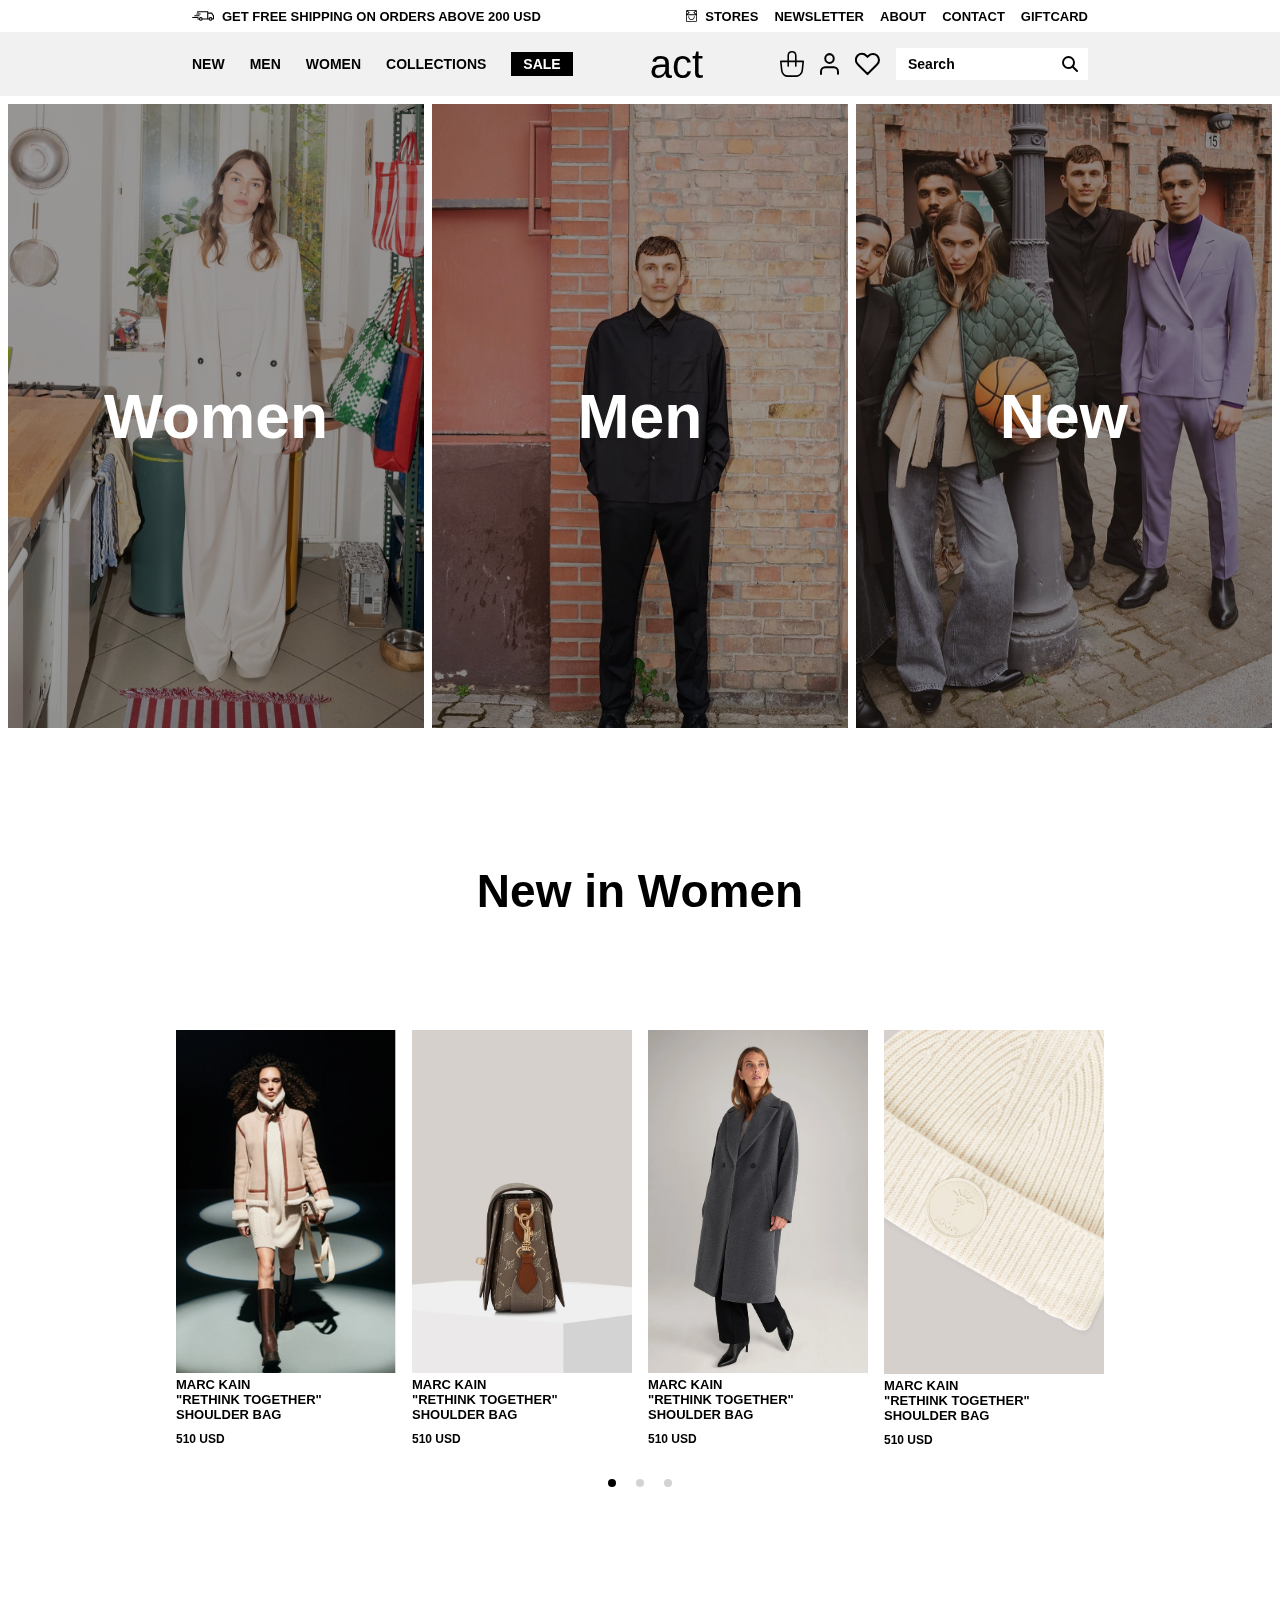
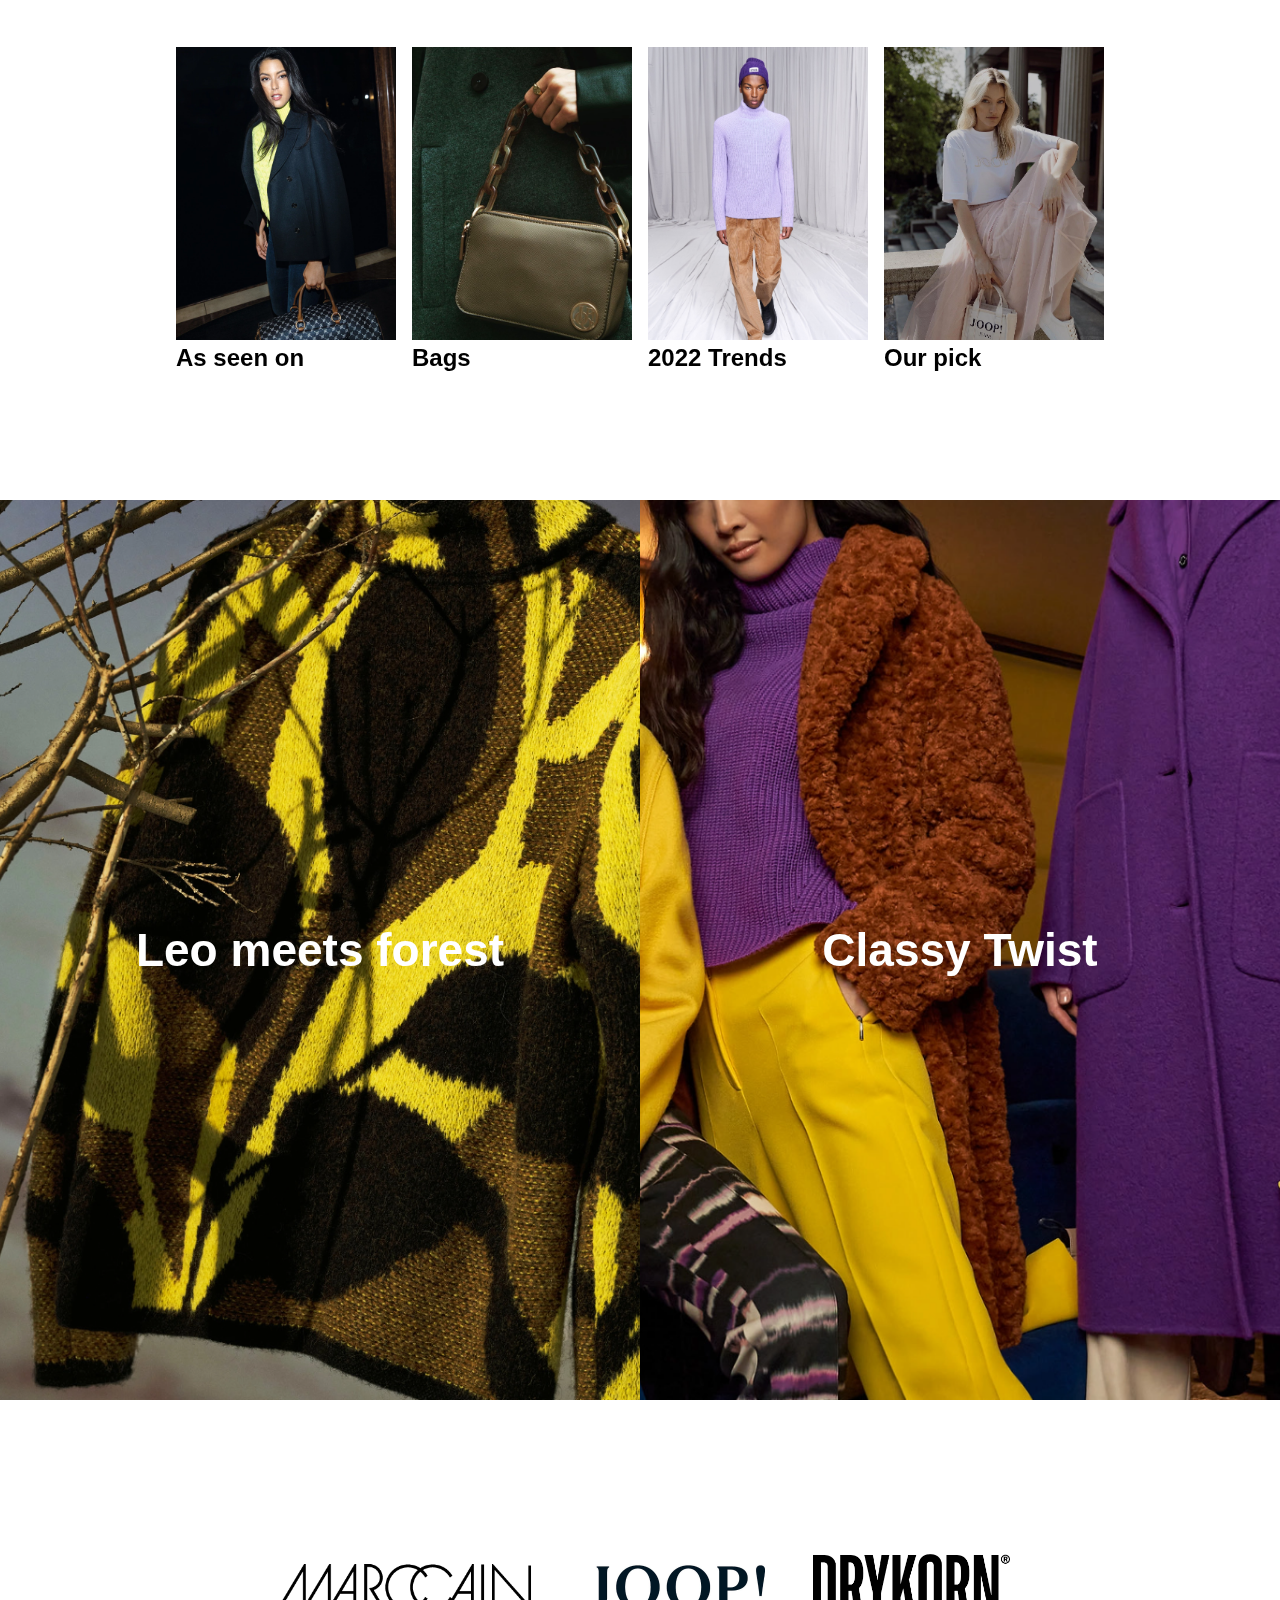
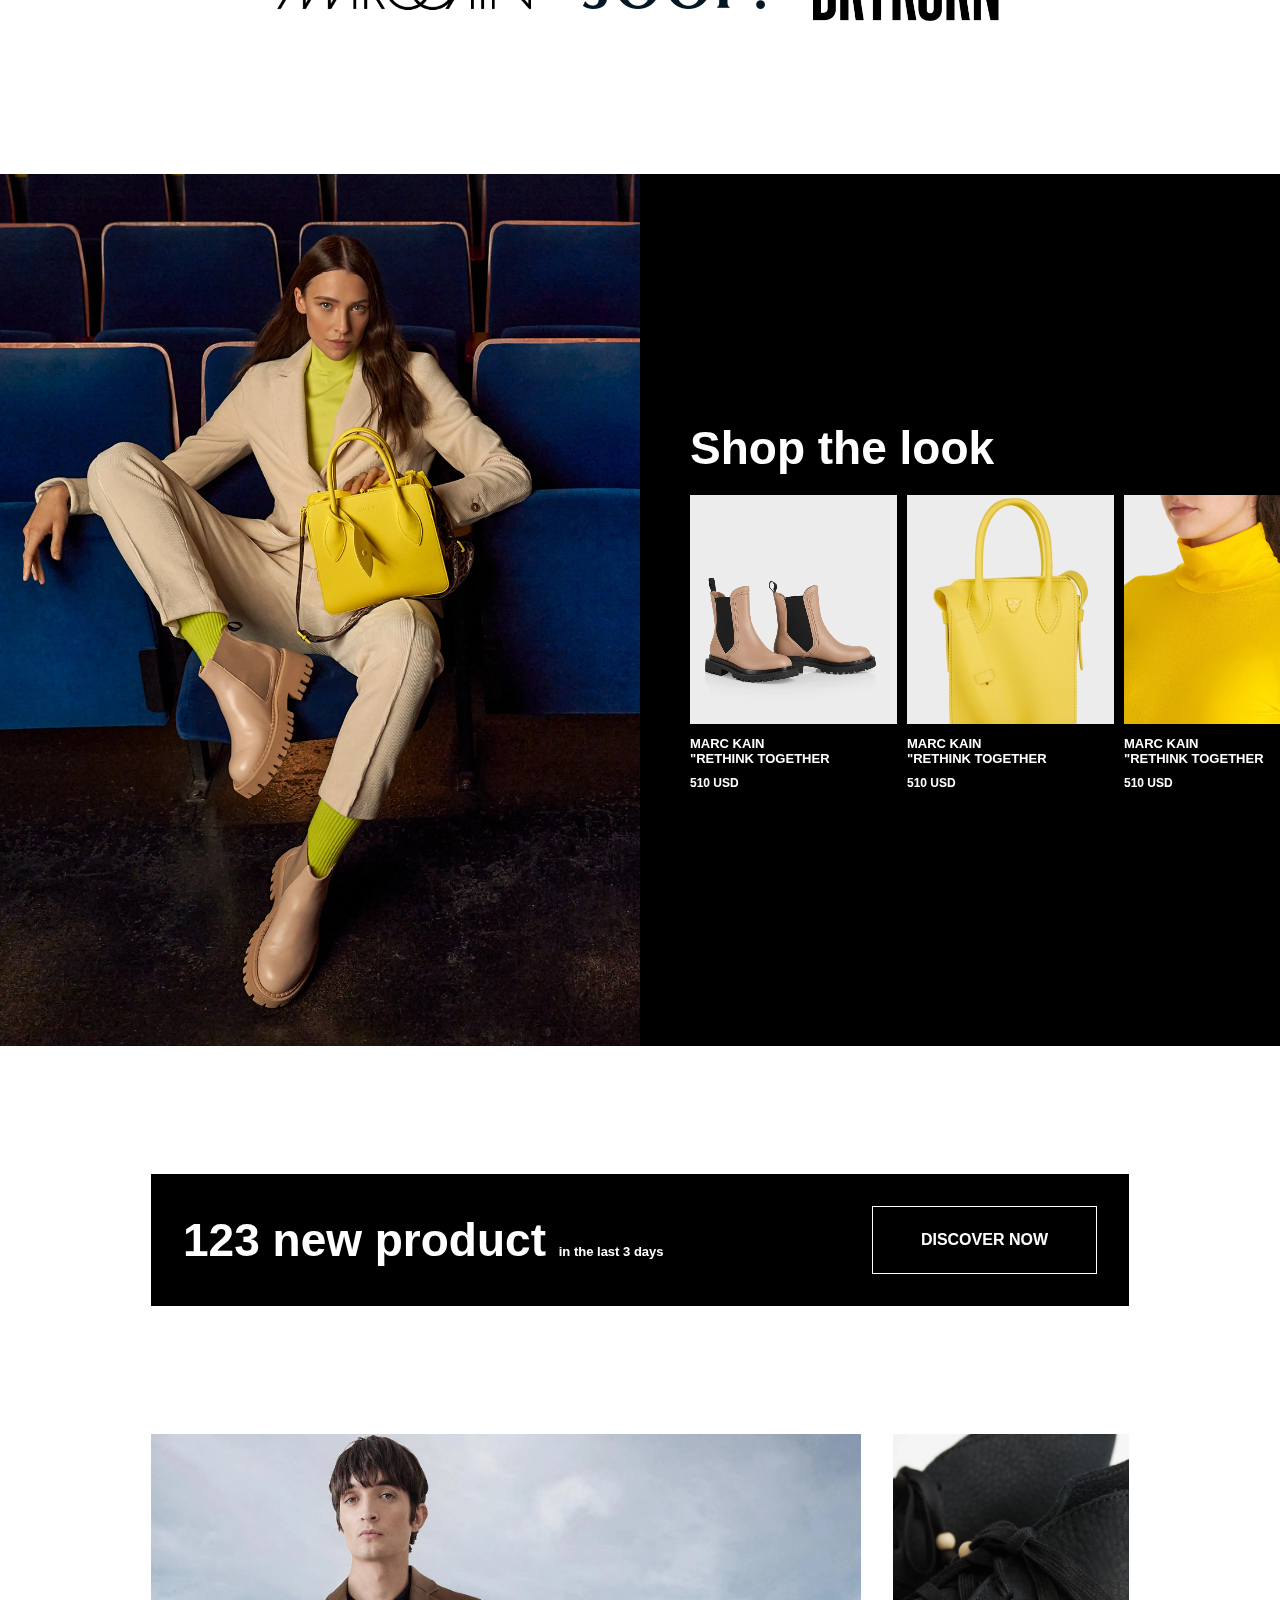
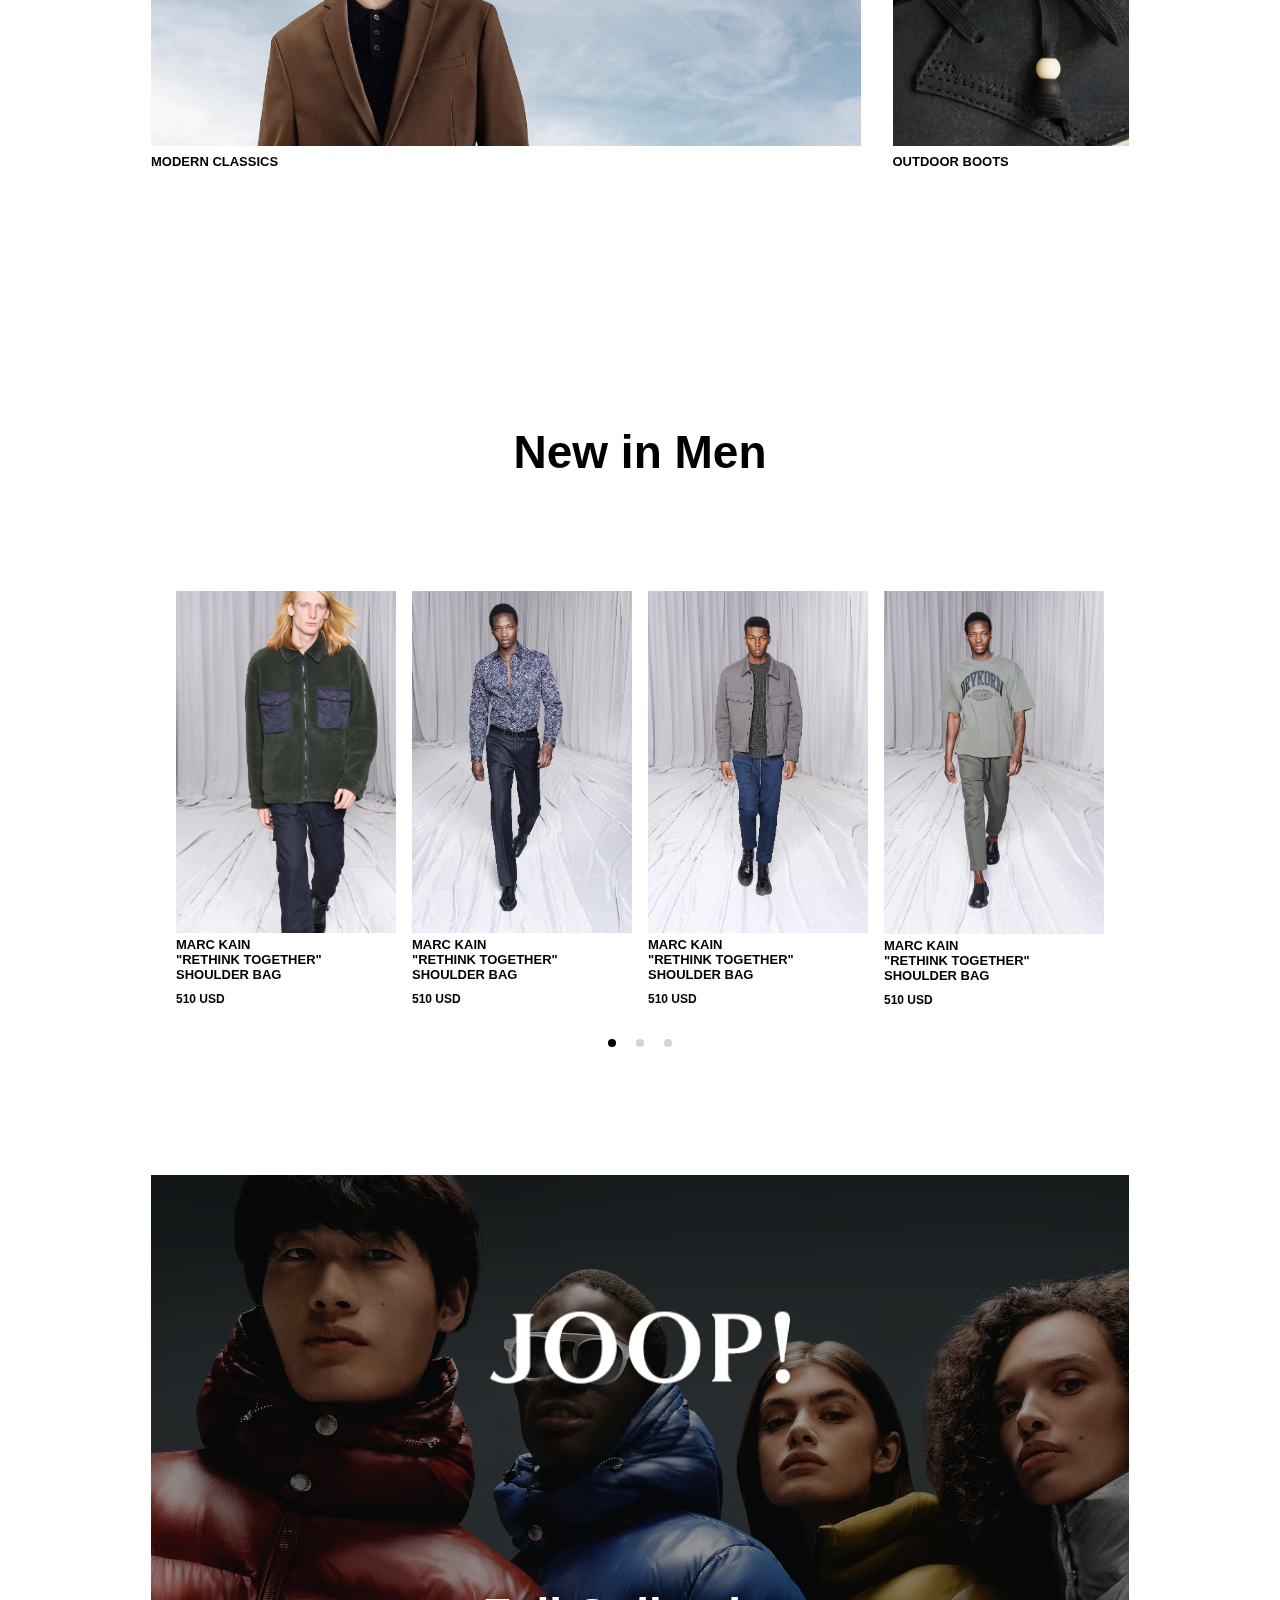
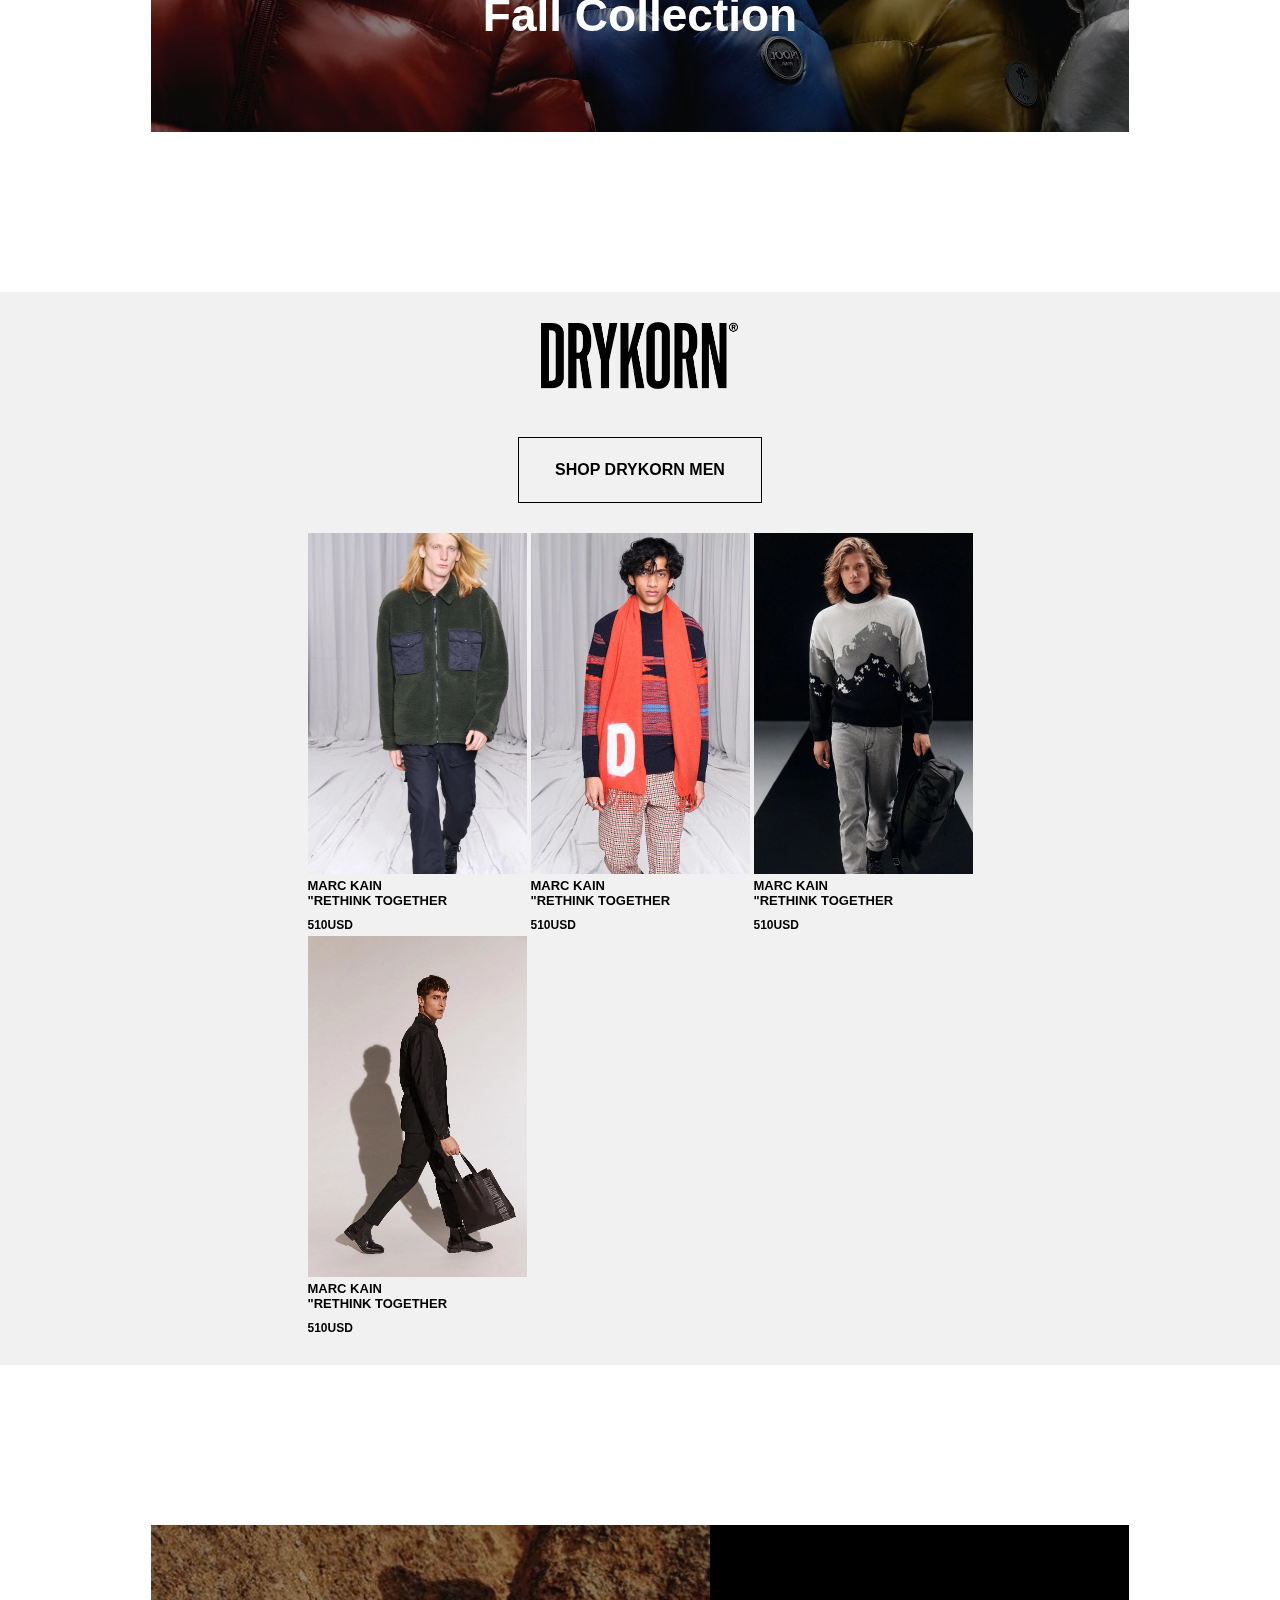
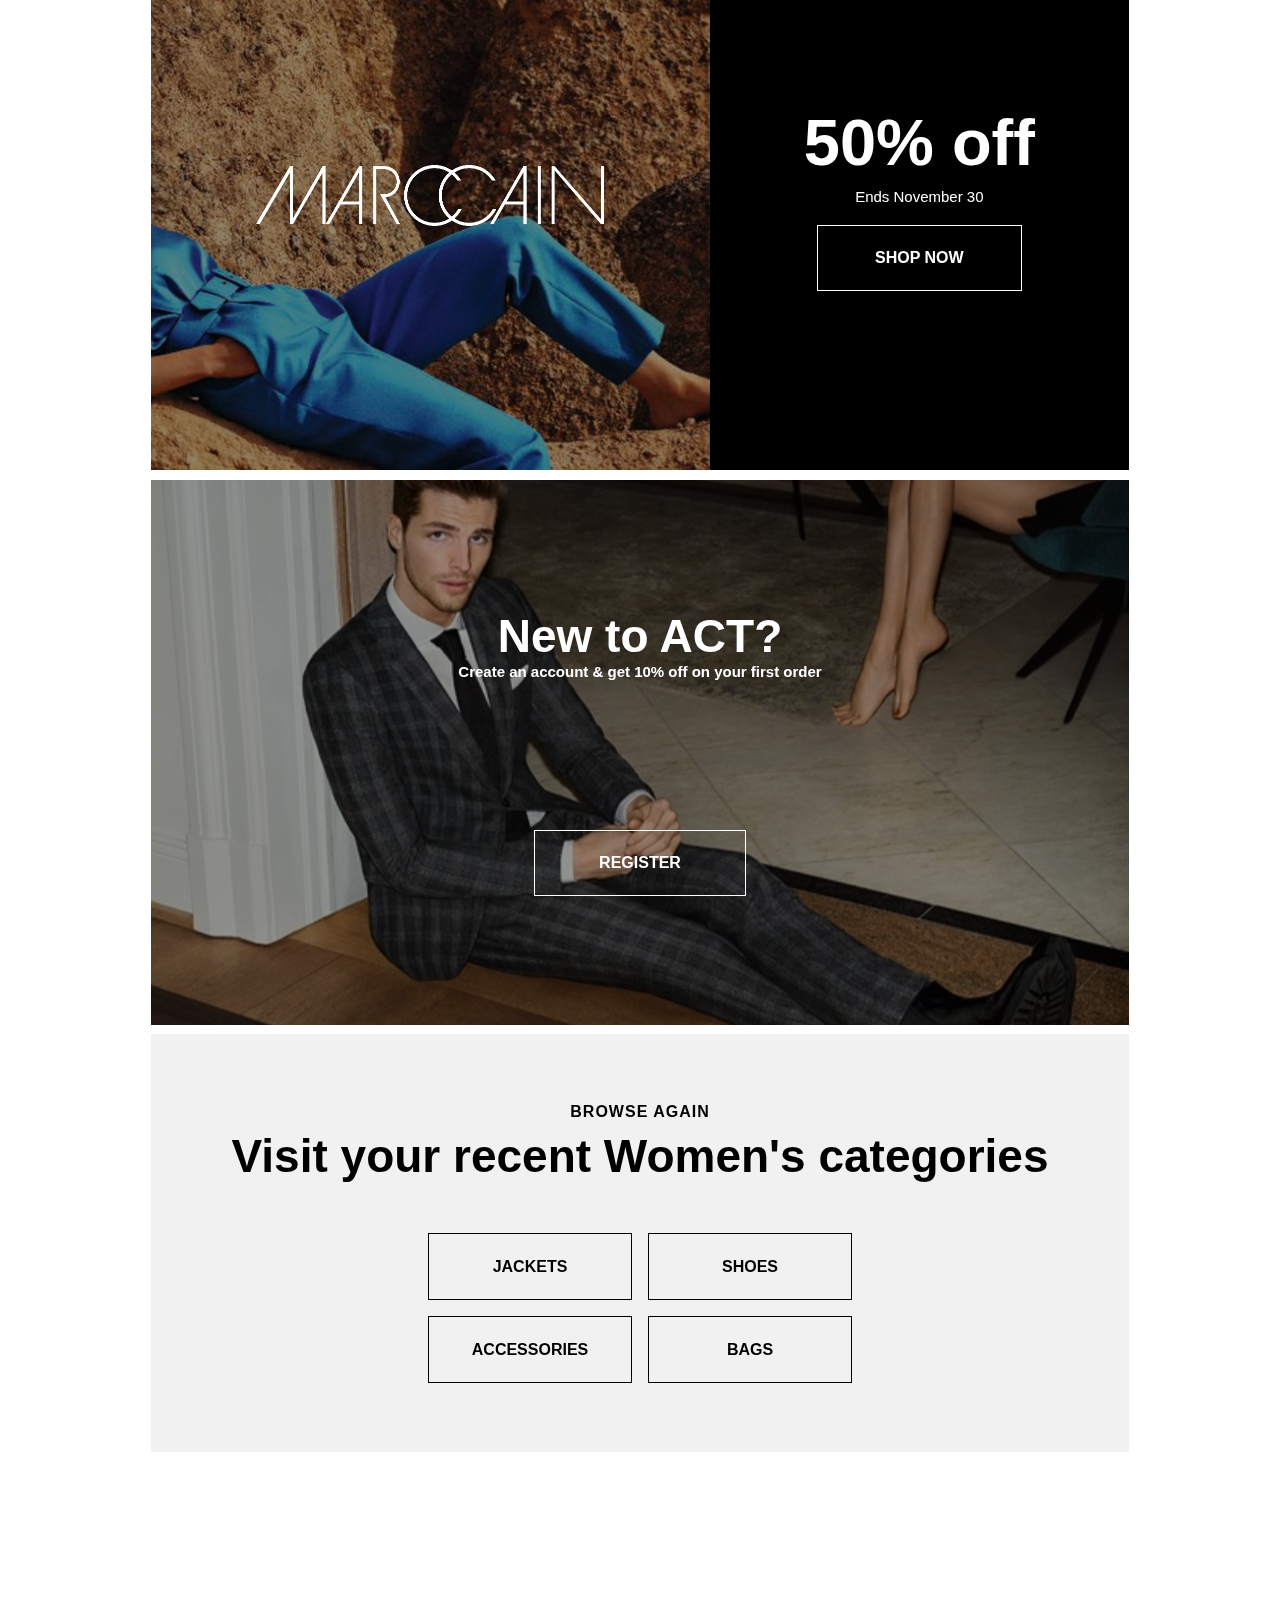
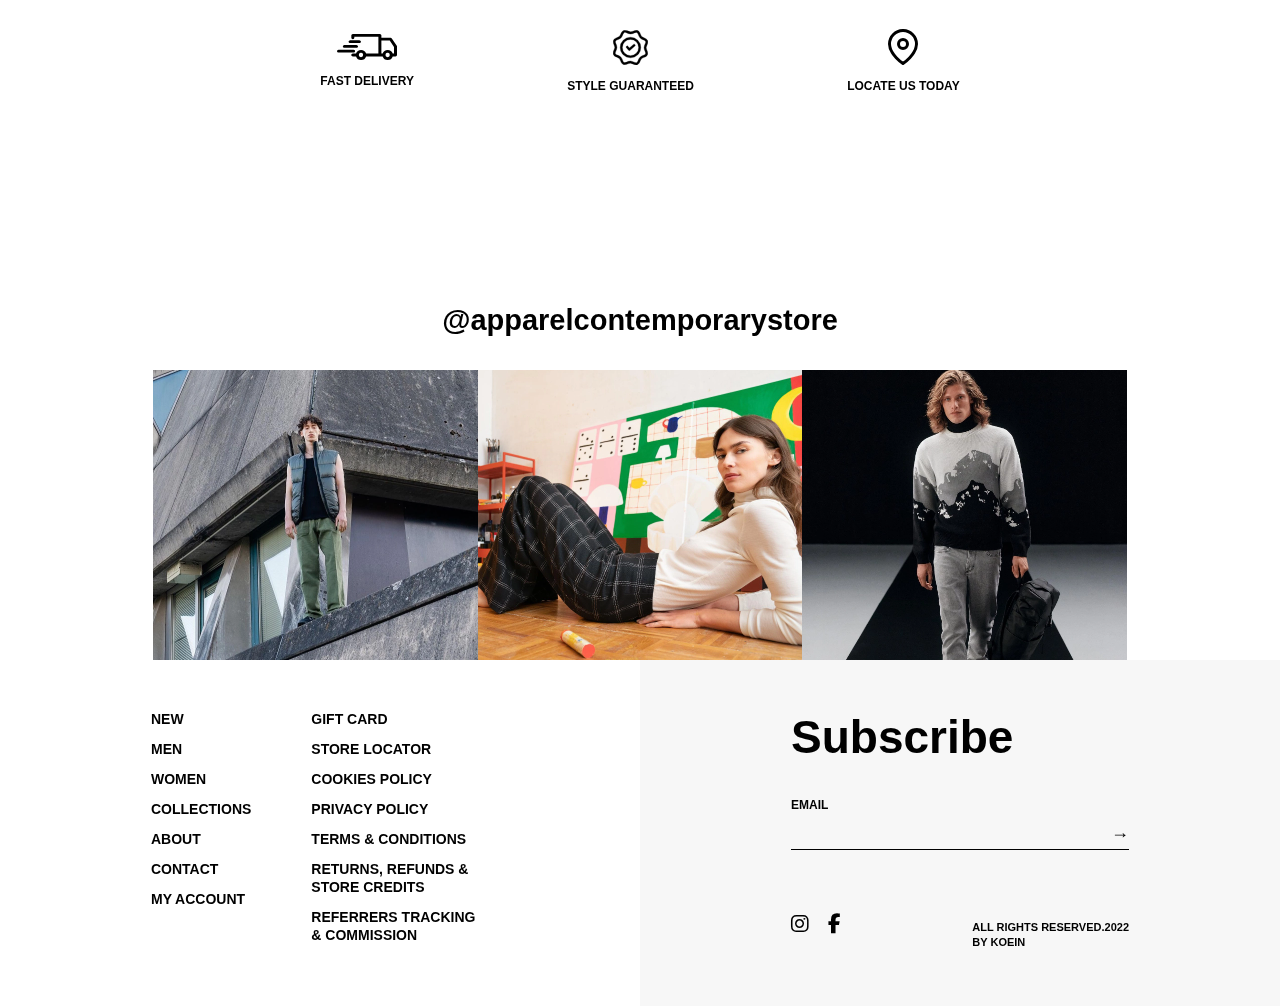
<file: index.html>
<!DOCTYPE html>
<html lang="en">

<head>
    <meta charset="UTF-8">
    <meta http-equiv="X-UA-Compatible" content="ie=edge">
    <meta name="description" content="act ecommerce website">
    <link rel="shortcut icon" href="favicon.ico" type="image/x-icon">
    <meta name="viewport" content="width=device-width, initial-scale=1.0">
    <title>HOME</title>
    <link rel="stylesheet" href="css/styles.css">
    <link rel="stylesheet" href="https://cdnjs.cloudflare.com/ajax/libs/font-awesome/6.4.0/css/all.min.css">
    <script src="js/script.js" defer></script>
</head>

<body>
 
    <!-- header -->
    <header class="header">
        <!-- header top -->
        <div class="header-1">
            <div class="left">
            <img src="images/noun-shipping-5125530.svg" alt=""> 
               <p>GET FREE SHIPPING ON ORDERS ABOVE 200 USD</p>
            </div>
            <div class="right">
                <a href="#"><img src="./images/noun-store-5320839.svg" alt="">STORES</a>
                <a href="#">NEWSLETTER</a>
                <a href="about.html">ABOUT</a>
                <a href="#">CONTACT</a>
                <a href="#">GIFTCARD</a>
            </div>
        </div>
        <!-- header bottom -->
        <div class="header-2">
            <div class="hamburger">
                <img id="HAMBURGER" src="./images/Group 33.svg" alt="">
                <img src="images/noun-bag-1665853.svg" alt="">
            </div>
            <div class="nav">
                <ul>
                    <li><a href="">NEW</a></li>
                    <li><a href="">MEN</a></li>
                    <li><a href="women.html">WOMEN</a></li>
                    <li><a href="">COLLECTIONS</a></li>
                    <li><a href="" class="sale">SALE</a></li>
                </ul>
            </div>
            <div class="logo">act</div>
            <div class="more">
                <div class="icons">
                    <img src="images/noun-bag-1665853.svg" alt="">
                    <img src="./images/Icon feather-user.svg" alt="">
                    <img src="./images/Icon feather-heart.svg" alt="">
                </div>
                <div class="search">
                    <input type="search" placeholder="Search" name="search" id="search">
                    <i class="fa-solid fa-magnifying-glass"></i>
                </div>
            </div>
        </div>

        <!-- responsive navbar -->
        <section id="responsive-header">
            <div class="responsive-header-container">
                <!-- close and social buttons -->
                <div class="control-content">
                    <div class="profile-and-heart">
                        <img src="./images/Icon feather-user.svg" alt="">
                        <img src="./images/Icon feather-heart.svg" alt="">
                    </div>
                    <img src="./images/Icon ionic-ios-close.svg" id="HAMBURGER-X" alt="">
                </div>
                <!-- nav -->
                <div class="nav">
                    <ul>
                        <li><a href="">NEW</a></li>
                        <li><a href="">MEN</a></li>
                        <li><a href="women.html">WOMEN</a></li>
                        <li><a href="">COLLECTIONS</a></li>
                        <li><a href="" class="sale">SALE</a></li>
                    </ul>
                </div>
                <!-- header-1 right -->
                <div class="right">
                    <a href="#"><img src="./images/noun-store-5320839.svg" alt="">STORES</a>
                    <a href="#">NEWSLETTER</a>
                    <a href="about.html">ABOUT</a>
                    <a href="#">CONTACT</a>
                    <a href="#">GIFTCARD</a>
                </div>
                <!-- policy content -->
                <div class="policy-content">
                    <ul>
                        <li><a href="#">COOKIES POLICY</a></li>
                        <li><a href="#">PRIVACY POLICY</a></li>
                        <li><a href="#">TERMS & CONDITIONS</a></li>
                        <li><a href="#">RETURNS, REFUNDS & STORE CREDITS</a></li>
                        <li><a href="#">REFERRERS TRACKING & COMMISSION</a></li>
                    </ul>
                </div>
            </div>
        </section>
    </header>


    <!-- home section -->
    <section id="HOME" class="home">
        <div class="img-wrapper">
            <img src="./images/Mask Group 1.png" alt="img 1">
            <div class="home-content">
                <p>Women</p>
                <div class="content-links">
                    <a href="">Clothing</a>
                    <a href="">Shoes</a>
                    <a href="">Accessories</a>
                </div>
                <div class="shopall-btn">
                    <a href="">SHOP ALL</a>
                </div>
            </div>
        </div>
        <div class="img-wrapper">
            <img src="./images/Mask Group 35.png" alt="img 2">
            <div class="home-content">
                <p>Men</p>
                <div class="content-links">
                    <a href="">Clothing</a>
                    <a href="">Shoes</a>
                    <a href="">Accessories</a>
                </div>
                <div class="shopall-btn">
                    <a href="">SHOP ALL</a>
                </div>
            </div>
        </div>
        <div class="img-wrapper">
            <img src="./images/Mask Group 36.png" alt="img 3">
            <div class="home-content">
                <p>New</p>
                <div class="content-links">
                    <a href="">Clothing</a>
                    <a href="">Shoes</a>
                    <a href="">Accessories</a>
                </div>
                <div class="shopall-btn">
                    <a href="">SHOP ALL</a>
                </div>
            </div>
        </div>
    </section>


    <!-- new in women -->
    <section id="newInWomen">
        <div class="container">
            <h2 class="title">New in Women</h2>
            <div class="content">
                <div class="content-img-des">
                    <img src="./images/Mask Group 3.png" alt="item">
                    <p class="text">MARC KAIN<br>"RETHINK TOGETHER" SHOULDER BAG</p>
                    <p class="price">510 USD</p>
                </div>
                <div class="content-img-des">
                    <img src="./images/9678888566814.png" alt="item">
                    <p class="text">MARC KAIN<br>"RETHINK TOGETHER" SHOULDER BAG</p>
                    <p class="price">510 USD</p>
                </div>
                <div class="content-img-des">
                    <img src="./images/9658607730718.png" alt="item">
                    <p class="text">MARC KAIN<br>"RETHINK TOGETHER" SHOULDER BAG</p>
                    <p class="price">510 USD</p>
                </div>
                <div class="content-img-des">
                    <img src="./images/9655629873182.png" alt="item">
                    <p class="text">MARC KAIN<br>"RETHINK TOGETHER" SHOULDER BAG</p>
                    <p class="price">510 USD</p>
                </div>
            </div>
            <div class="dots">
                <div class="dot" style="background-color: black;"></div>
                <div class="dot"></div>
                <div class="dot"></div>
            </div>
        </div>

        <div class="content-2">
            <div class="content-img-tit">
                <img src="./images/Copy (74).png" alt="item">
                <p class="text">As seen on</p>
            </div>
            <div class="content-img-tit">
                <img src="./images/Copy (73).png" alt="item">
                <p class="text">Bags</p>
            </div>
            <div class="content-img-tit">
                <img src="./images/Mask Group 30.png" alt="item">
                <p class="text">2022 Trends</p>
            </div>
            <div class="content-img-tit">
                <img src="./images/Copy (68).png" alt="item">
                <p class="text">Our pick</p>
            </div>
        </div>
    </section>

    <!-- 4th section -->
    <section id="fthsec" class="fth-section">
        <div class="fth-container">
            <div class="img-i">
                <img src="./images/Mask Group 28.png" alt="img-1">
                <div class="img-1-content">
                    <h2 class="p">Leo meets forest</h2>
                    <h2 class="pp"><i class="fa-solid fa-arrow-right"></i></h2>
                </div>
            </div>
            <div class="img-i">
                <img src="./images/Mask Group 27.png" alt="img-1">
                <div class="img-1-content">
                    <h2 class="p">Classy Twist</h2>
                    <h2 class="pp"><i class="fa-solid fa-arrow-right"></i></h2>
                </div>
            </div>
        </div>
    </section>

    <!-- client section -->
    <section id="clients" class="clients">
        <div class="clients-container">
            <img src="./images/Image 22.png" alt="client 1">
            <img src="./images/Image 23.png" alt="client 2">
            <img src="./images/Image 24.png" alt="client 3">
        </div>
    </section>

    <!-- shop the look -->
    <section class="shop-the-look">
        <div class="shop-container">
            <div class="part1">
                <img src="./images/Copy (71).png" alt="Main look image" />
            </div>

            <div class="part2">
                <h2 class="shop-title">Shop the look</h2>
                <div class="items">
                    <div class="item">
                        <img src="./images/Mask Group 4.png" alt="item" />
                        <div class="title">MARC KAIN<br>"RETHINK TOGETHER</div>
                        <div class="price">510 USD</div>
                    </div>
                    <div class="item">
                        <img src="./images/Mask Group 31.png" alt="item" />
                        <div class="title">MARC KAIN<br>"RETHINK TOGETHER</div>
                        <div class="price">510 USD</div>
                    </div>
                    <div class="item">
                        <img src="./images/Mask Group 39.png" alt="item" />
                        <div class="title">MARC KAIN<br>"RETHINK TOGETHER</div>
                        <div class="price">510 USD</div>
                    </div>
                    <div class="item">
                        <img src="./images/Mask Group 40.png" alt="item" />
                        <div class="title">MARC KAIN<br>"RETHINK TOGETHER</div>
                        <div class="price">510 USD</div>
                    </div>
                </div>
            </div>
        </div>
    </section>

    <!-- new product section -->
    <section class="new-product">
        <div class="new-product-container">
            <h2>123 new product <span>in the last 3 days</span></h2>
            <a href="">DISCOVER NOW</a>
        </div>
    </section>

    <!-- fashion section -->
    <section class="fashion-section">
        <div class="fashion-item large">
            <img src="./images/Copy (38).png" alt="Modern Classics">
            <p class="caption">MODERN CLASSICS</p>
        </div>
        <div class="fashion-item small">
            <img src="./images/Copy (36).png" alt="Outdoor Boots">
            <p class="caption">OUTDOOR BOOTS</p>
        </div>
    </section>

    <!-- new in men -->
    <section id="newInWomen">
        <div class="container">
            <h2 class="title">New in Men</h2>
            <div class="content">
                <div class="content-img-des">
                    <img src="./images/Mask Group 22.png" alt="item">
                    <p class="text">MARC KAIN<br>"RETHINK TOGETHER" SHOULDER BAG</p>
                    <p class="price">510 USD</p>
                </div>
                <div class="content-img-des">
                    <img src="./images/Copy (64).png" alt="item">
                    <p class="text">MARC KAIN<br>"RETHINK TOGETHER" SHOULDER BAG</p>
                    <p class="price">510 USD</p>
                </div>
                <div class="content-img-des">
                    <img src="./images/Copy (66).png" alt="item">
                    <p class="text">MARC KAIN<br>"RETHINK TOGETHER" SHOULDER BAG</p>
                    <p class="price">510 USD</p>
                </div>
                <div class="content-img-des">
                    <img src="./images/Copy (67).png" alt="item">
                    <p class="text">MARC KAIN<br>"RETHINK TOGETHER" SHOULDER BAG</p>
                    <p class="price">510 USD</p>
                </div>
            </div>
            <div class="dots">
                <div class="dot" style="background-color: black;"></div>
                <div class="dot"></div>
                <div class="dot"></div>
            </div>
        </div>
    </section>

    <!-- Joop Section -->
    <section class="fall-collection">
        <div class="overlay">
            <img src="./images/Logo-Joop-weiß-min.png" alt="Joop logo" class="joop-logo" />
            <h2 class="h2-in-overlay">Fall Collection</h2>
        </div>
    </section>


    <!-- drykorn -->
    <section id="Drykorn" class="drykorn">
        <div class="drykorn-text-btn">
            <img src="./images/Image 24.png" alt="drykorn img">
            <a href="">SHOP DRYKORN MEN</a>
        </div>
        <div class="drykorn-img-content">
            <div class="drykorn-item">
                <img src="./images/Mask Group 22.png" alt="item">
                <div class="title">MARC KAIN<br>"RETHINK TOGETHER</div>
                <div class="price">510USD</div>
            </div>
            <div class="drykorn-item">
                <img src="./images/Copy (7).png" alt="item">
                <div class="title">MARC KAIN<br>"RETHINK TOGETHER</div>
                <div class="price">510USD</div>
            </div>
            <div class="drykorn-item">
                <img src="./images/Copy (8).png" alt="item">
                <div class="title">MARC KAIN<br>"RETHINK TOGETHER</div>
                <div class="price">510USD</div>
            </div>
            <div class="drykorn-item">
                <img src="./images/Copy (62).png" alt="item">
                <div class="title">MARC KAIN<br>"RETHINK TOGETHER</div>
                <div class="price">510USD</div>
            </div>
        </div>
    </section>

    <!-- marccain section -->
    <section class="promo-section">
        <div class="image-container">
            <div class="logo">
                <img src="./images/Marc_Cain_Logo_2020.svg.png" alt="">
            </div>
        </div>
        <div class="promo-text">
            <h1>50% off</h1>
            <small>Ends November 30</small>
            <button>SHOP NOW</button>
        </div>
    </section>

    <!-- new to act section -->
    <section class="hero-section">
        <div class="hero-content">
            <h2>New to ACT?</h2>
            <p>Create an account & get 10% off on your first order</p>
            <a href="#" class="register-button">REGISTER</a>
        </div>
    </section>

    <!-- recent categories section-->
    <section class="recent-categories">
        <div class="recent-container">
            <p class="subheading">BROWSE AGAIN</p>
            <h2>Visit your recent Women's categories</h2>
            <div class="category-buttons">
                <a href="#" class="category-button">JACKETS</a>
                <a href="#" class="category-button">SHOES</a>
                <a href="#" class="category-button">ACCESSORIES</a>
                <a href="#" class="category-button">BAGS</a>
            </div>
        </div>
    </section>

    <!-- more info -->
    <section class="moreinfo">
        <div class="info">
            <img src="./images/noun-shipping-5125530.svg" alt="truck">
            <p>FAST DELIVERY</p>
        </div>
        <div class="info">
            <img src="./images/noun-quality-3266342.svg" alt="quality">
            <p>STYLE GUARANTEED</p>
        </div>
        <div class="info">
            <img src="./images/Icon feather-map-pin.svg" alt="location">
            <p>LOCATE US TODAY</p>
        </div>
    </section>

    <!-- link -->
    <section class="links">
        <p class="link">@apparelcontemporarystore</p>
    </section>

    <!-- images section -->
    <section class="images-section">
        <img src="./images/NoPath.png" alt="image1">
        <img src="./images/Copy.png" alt="image2">
        <img src="./images/Copy (2).png" alt="image3">
        <img src="./images/Copy (3).png" alt="image4">
    </section>

    <!-- footer -->
    <footer class="footer">
        <div class="footer-container">
            <!-- Left Section -->
            <div class="footer-links">
                <div class="footer-nav">
                    <ul>
                        <li><a href="#">NEW</a></li>
                        <li><a href="#">MEN</a></li>
                        <li><a href="#">WOMEN</a></li>
                        <li><a href="#">COLLECTIONS</a></li>
                        <li><a href="#">ABOUT</a></li>
                        <li><a href="#">CONTACT</a></li>
                        <li><a href="#">MY ACCOUNT</a></li>
                    </ul>
                </div>
                <ul>
                    <li><a href="#">GIFT CARD</a></li>
                    <li><a href="#">STORE LOCATOR</a></li>
                    <li><a href="#">COOKIES POLICY</a></li>
                    <li><a href="#">PRIVACY POLICY</a></li>
                    <li><a href="#">TERMS & CONDITIONS</a></li>
                    <li><a href="#">RETURNS, REFUNDS & STORE CREDITS</a></li>
                    <li><a href="#">REFERRERS TRACKING & COMMISSION</a></li>
                </ul>
            </div>

            <!-- Right Section -->
            <div class="footer-subscribe">
                <h2>Subscribe</h2>
                <form class="subscribe-form">
                    <label for="email">EMAIL</label>
                    <div class="input-wrapper">
                        <input type="email" id="email" placeholder="">
                        <button type="submit">→</button>
                    </div>
                </form>
                <div class="socialmedia-and-copyright">
                    <div class="social-icons">
                        <a href="#"><i class="fab fa-instagram"></i></a>
                        <a href="#"><i class="fab fa-facebook-f"></i></a>
                    </div>
                    <p class="copyright">ALL RIGHTS RESERVED.2022<br>BY KOEIN</p>
                </div>
            </div>
        </div>
    </footer>



</body>

</html>
</file>
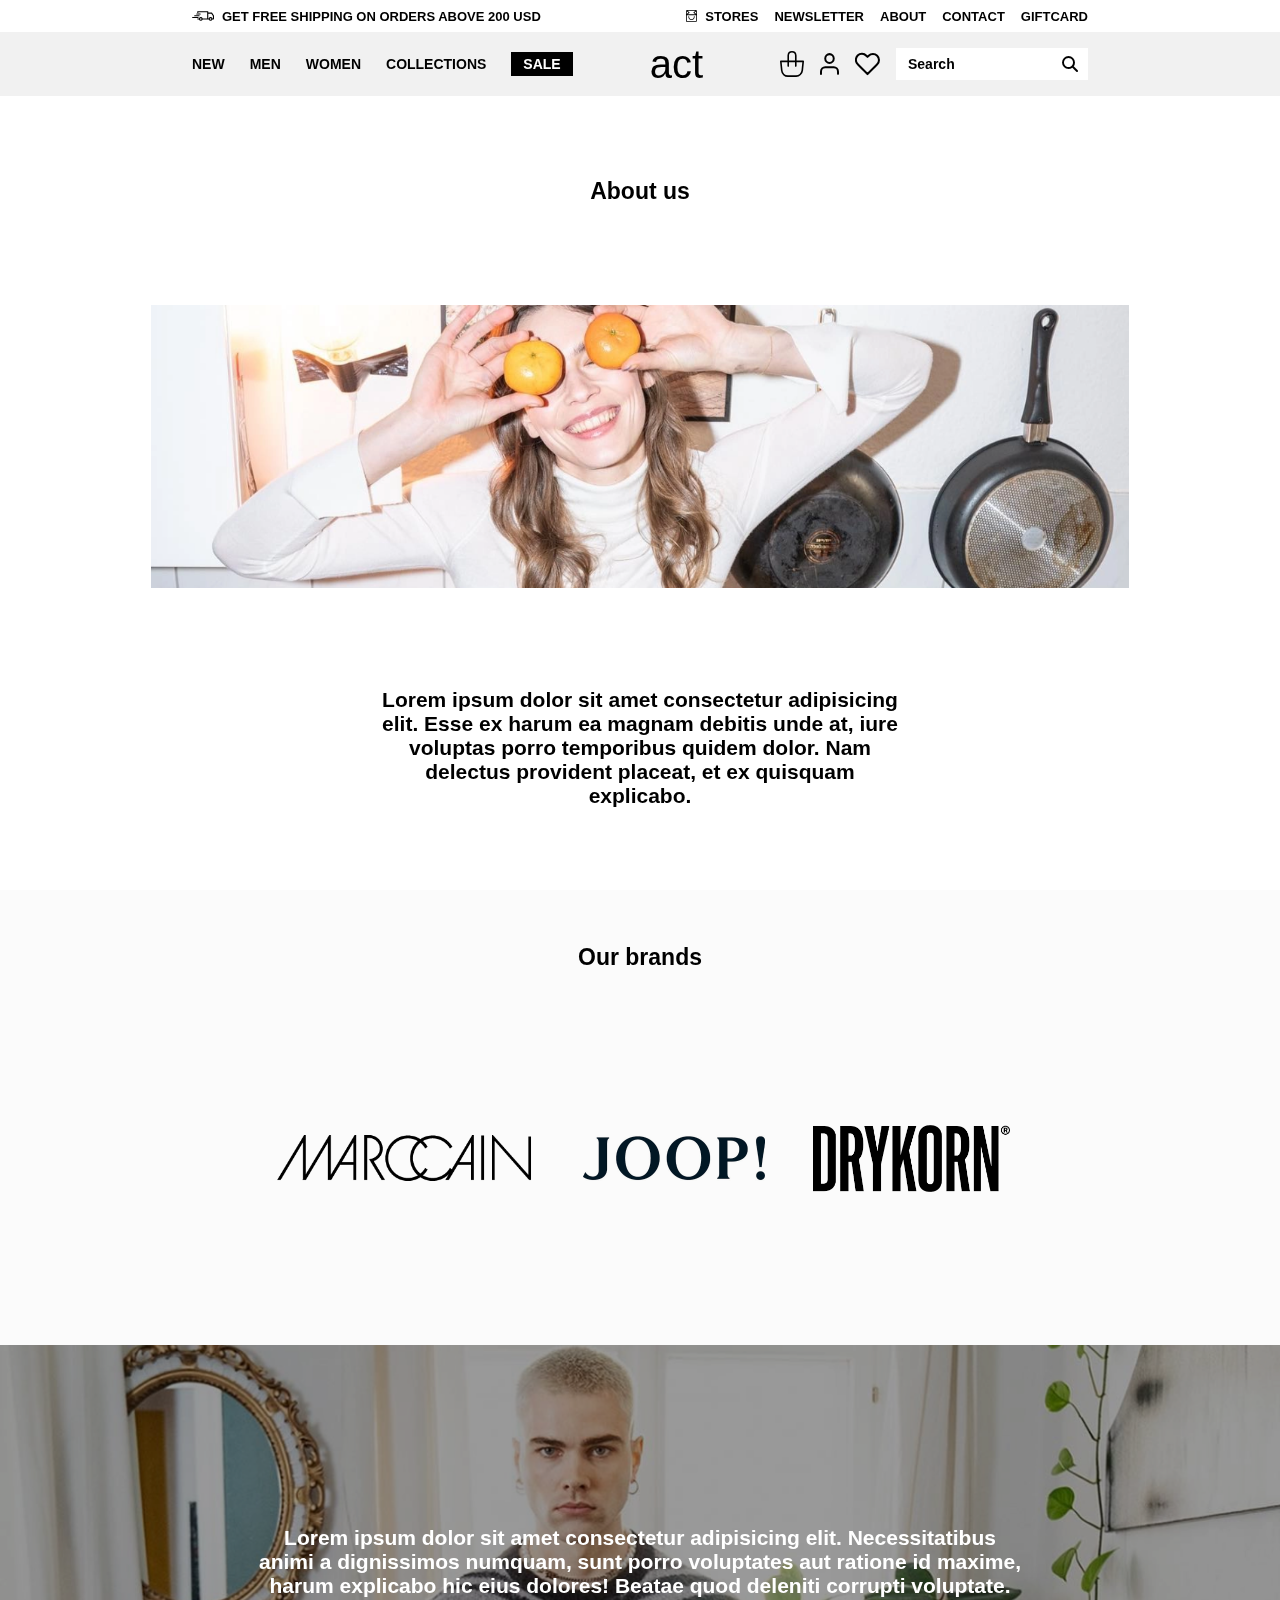
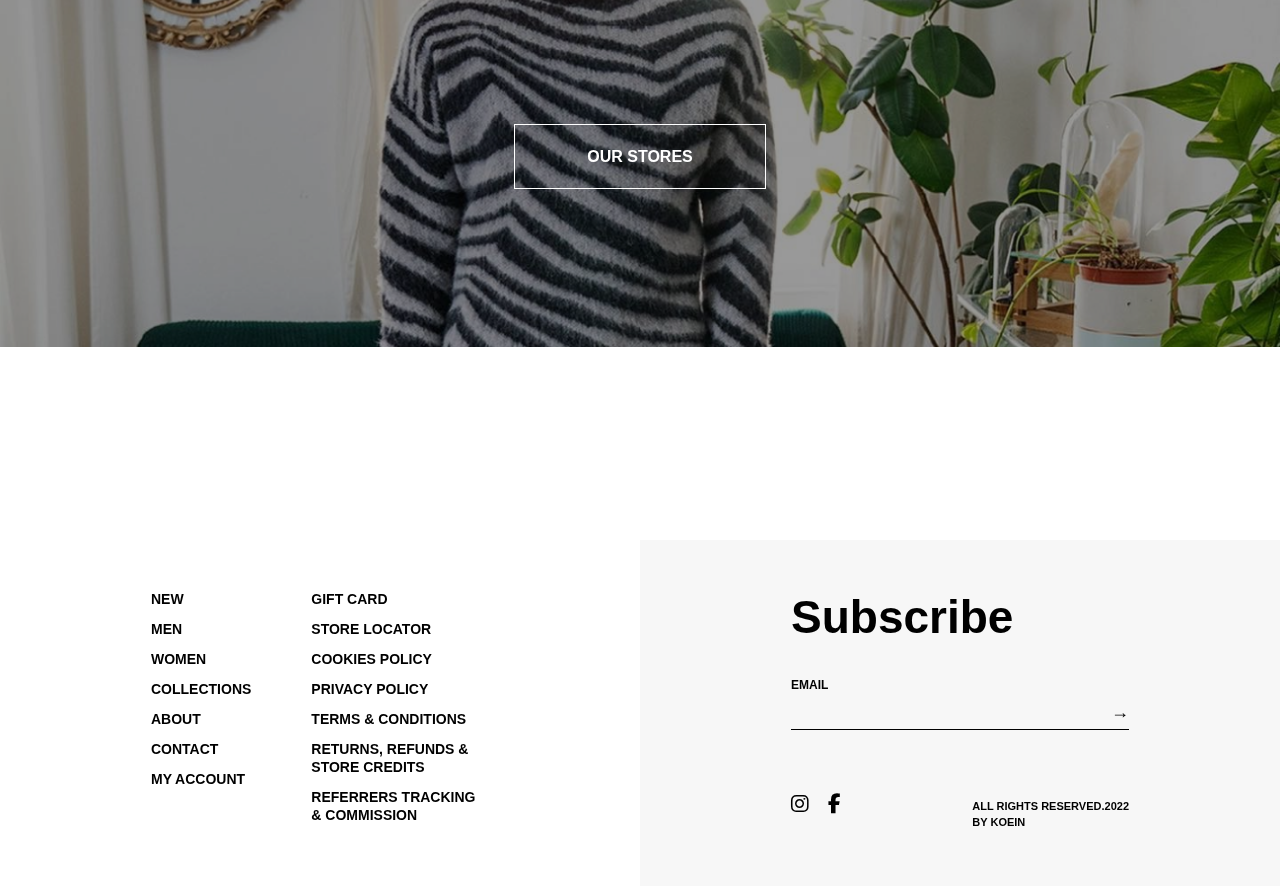
<file: about.html>
<!DOCTYPE html>
<html lang="en">

<head>
    <meta charset="UTF-8">
    <meta http-equiv="X-UA-Compatible" content="ie=edge">
    <meta name="description" content="act ecommerce website">
    <link rel="shortcut icon" href="favicon.ico" type="image/x-icon">
    <meta name="viewport" content="width=device-width, initial-scale=1.0">
    <title>ABOUT</title>
    <link rel="stylesheet" href="css/styles.css">
    <link rel="stylesheet" href="https://cdnjs.cloudflare.com/ajax/libs/font-awesome/6.4.0/css/all.min.css">
    <script src="js/script.js" defer></script>
</head>

<body>

        <!-- header -->
    <header class="header">
        <!-- header top -->
        <div class="header-1">
            <div class="left">
            <img src="images/noun-shipping-5125530.svg" alt=""> 
               <p>GET FREE SHIPPING ON ORDERS ABOVE 200 USD</p>
            </div>
            <div class="right">
                <a href="#"><img src="./images/noun-store-5320839.svg" alt="">STORES</a>
                <a href="#">NEWSLETTER</a>
                <a href="about.html">ABOUT</a>
                <a href="#">CONTACT</a>
                <a href="#">GIFTCARD</a>
            </div>
        </div>
        <!-- header bottom -->
        <div class="header-2">
            <div class="hamburger">
                <img id="HAMBURGER" src="./images/Group 33.svg" alt="">
                <img src="images/noun-bag-1665853.svg" alt="">
            </div>
            <div class="nav">
                <ul>
                    <li><a href="">NEW</a></li>
                    <li><a href="">MEN</a></li>
                    <li><a href="women.html">WOMEN</a></li>
                    <li><a href="">COLLECTIONS</a></li>
                    <li><a href="" class="sale">SALE</a></li>
                </ul>
            </div>
            <div class="logo">act</div>
            <div class="more">
                <div class="icons">
                    <img src="images/noun-bag-1665853.svg" alt="">
                    <img src="./images/Icon feather-user.svg" alt="">
                    <img src="./images/Icon feather-heart.svg" alt="">
                </div>
                <div class="search">
                    <input type="search" placeholder="Search" name="search" id="search">
                    <i class="fa-solid fa-magnifying-glass"></i>
                </div>
            </div>
        </div>

        <!-- responsive navbar -->
        <section id="responsive-header">
            <div class="responsive-header-container">
                <!-- close and social buttons -->
                <div class="control-content">
                    <div class="profile-and-heart">
                        <img src="./images/Icon feather-user.svg" alt="">
                        <img src="./images/Icon feather-heart.svg" alt="">
                    </div>
                    <img src="./images/Icon ionic-ios-close.svg" id="HAMBURGER-X" alt="">
                </div>
                <!-- nav -->
                <div class="nav">
                    <ul>
                        <li><a href="">NEW</a></li>
                        <li><a href="">MEN</a></li>
                        <li><a href="women.html">WOMEN</a></li>
                        <li><a href="">COLLECTIONS</a></li>
                        <li><a href="" class="sale">SALE</a></li>
                    </ul>
                </div>
                <!-- header-1 right -->
                <div class="right">
                    <a href="#"><img src="./images/noun-store-5320839.svg" alt="">STORES</a>
                    <a href="#">NEWSLETTER</a>
                    <a href="about.html">ABOUT</a>
                    <a href="#">CONTACT</a>
                    <a href="#">GIFTCARD</a>
                </div>
                <!-- policy content -->
                <div class="policy-content">
                    <ul>
                        <li><a href="#">COOKIES POLICY</a></li>
                        <li><a href="#">PRIVACY POLICY</a></li>
                        <li><a href="#">TERMS & CONDITIONS</a></li>
                        <li><a href="#">RETURNS, REFUNDS & STORE CREDITS</a></li>
                        <li><a href="#">REFERRERS TRACKING & COMMISSION</a></li>
                    </ul>
                </div>
            </div>
        </section>
    </header>

    <!-- about hero section -->
    <section class="about-hero">
        <div class="about-hero-container">
            <div class="hero-title">
                About us
            </div>
            <div class="about-hero-content">
                <img src="./images/Copy (85).png" alt="about image - orange girl">
            </div>
            <div class="about-hero-text">
                Lorem ipsum dolor sit amet consectetur adipisicing elit. Esse ex harum ea magnam debitis unde at, iure
                voluptas porro temporibus quidem dolor. Nam delectus provident placeat, et ex quisquam explicabo.
            </div>
        </div>
    </section>

    <!-- Our Brands -->
    <section class="our-brands">
        <div class="our-brands-container">
            <div class="hero-title cfnl">
                Our brands
            </div>

            <!-- Client Section -->
            <section id="clients" class="clients">
                <div class="clients-container images-clients-about">
                    <img src="./images/Image 22.png" alt="client 1">
                    <img src="./images/Image 23.png" alt="client 2">
                    <img src="./images/Image 24.png" alt="client 3">
                </div>
            </section>

            <section class="image-text-btn">
                <div class="text">
                    Lorem ipsum dolor sit amet consectetur adipisicing elit. Necessitatibus animi a dignissimos numquam,
                    sunt porro voluptates aut ratione id maxime, harum explicabo hic eius dolores! Beatae quod deleniti
                    corrupti voluptate.
                </div>
                <div class="button-btn">
                    <a href="#">OUR STORES</a>
                </div>
            </section>
        </div>
    </section>


    <!-- footer -->
    <footer class="footer ftr">
        <div class="footer-container">
            <!-- Left Section -->
            <div class="footer-links">
                <div class="footer-nav">
                    <ul>
                        <li><a href="#">NEW</a></li>
                        <li><a href="#">MEN</a></li>
                        <li><a href="#">WOMEN</a></li>
                        <li><a href="#">COLLECTIONS</a></li>
                        <li><a href="#">ABOUT</a></li>
                        <li><a href="#">CONTACT</a></li>
                        <li><a href="#">MY ACCOUNT</a></li>
                    </ul>
                </div>
                <ul>
                    <li><a href="#">GIFT CARD</a></li>
                    <li><a href="#">STORE LOCATOR</a></li>
                    <li><a href="#">COOKIES POLICY</a></li>
                    <li><a href="#">PRIVACY POLICY</a></li>
                    <li><a href="#">TERMS & CONDITIONS</a></li>
                    <li><a href="#">RETURNS, REFUNDS & STORE CREDITS</a></li>
                    <li><a href="#">REFERRERS TRACKING & COMMISSION</a></li>
                </ul>
            </div>

            <!-- Right Section -->
            <div class="footer-subscribe">
                <h2>Subscribe</h2>
                <form class="subscribe-form">
                    <label for="email">EMAIL</label>
                    <div class="input-wrapper">
                        <input type="email" id="email" placeholder="">
                        <button type="submit">→</button>
                    </div>
                </form>
                <div class="socialmedia-and-copyright">
                    <div class="social-icons">
                        <a href="#"><i class="fab fa-instagram"></i></a>
                        <a href="#"><i class="fab fa-facebook-f"></i></a>
                    </div>
                    <p class="copyright">ALL RIGHTS RESERVED.2022<br>BY KOEIN</p>
                </div>
            </div>
        </div>
    </footer>



</body>

</html>
</file>
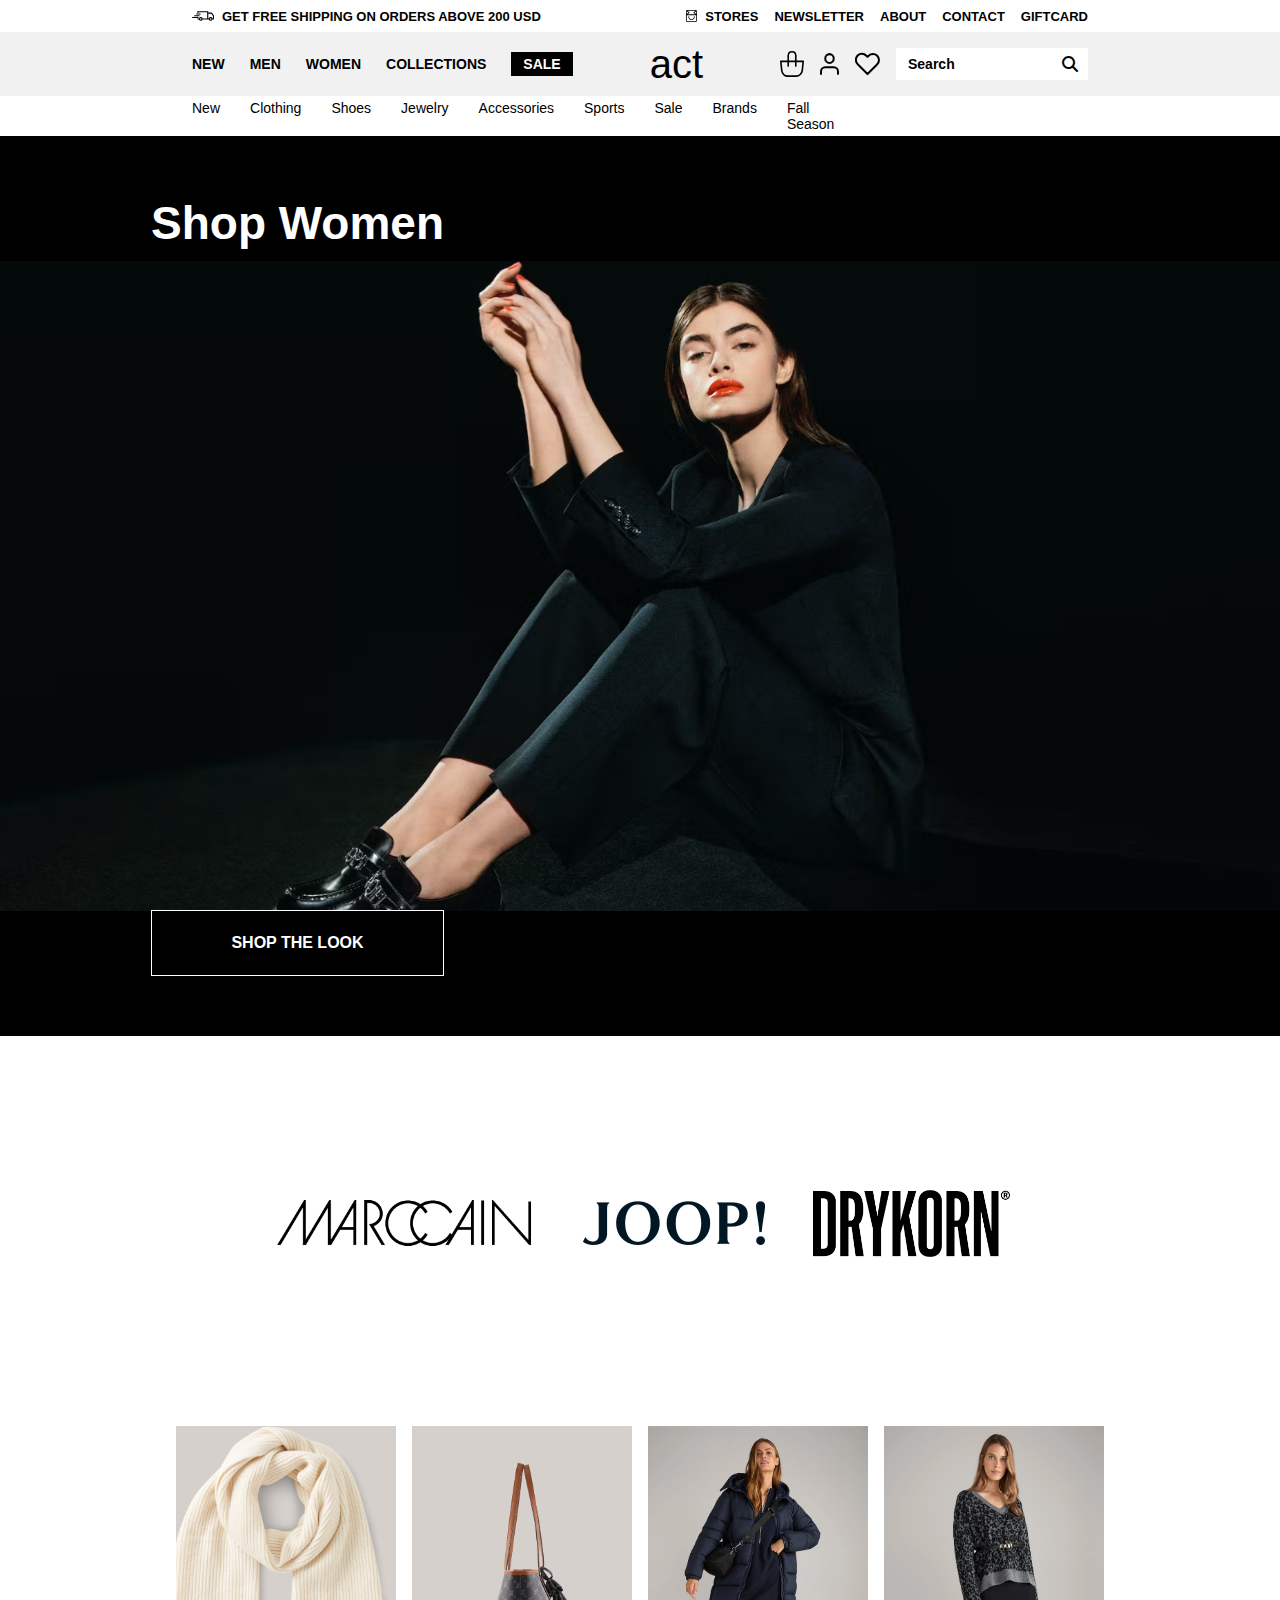
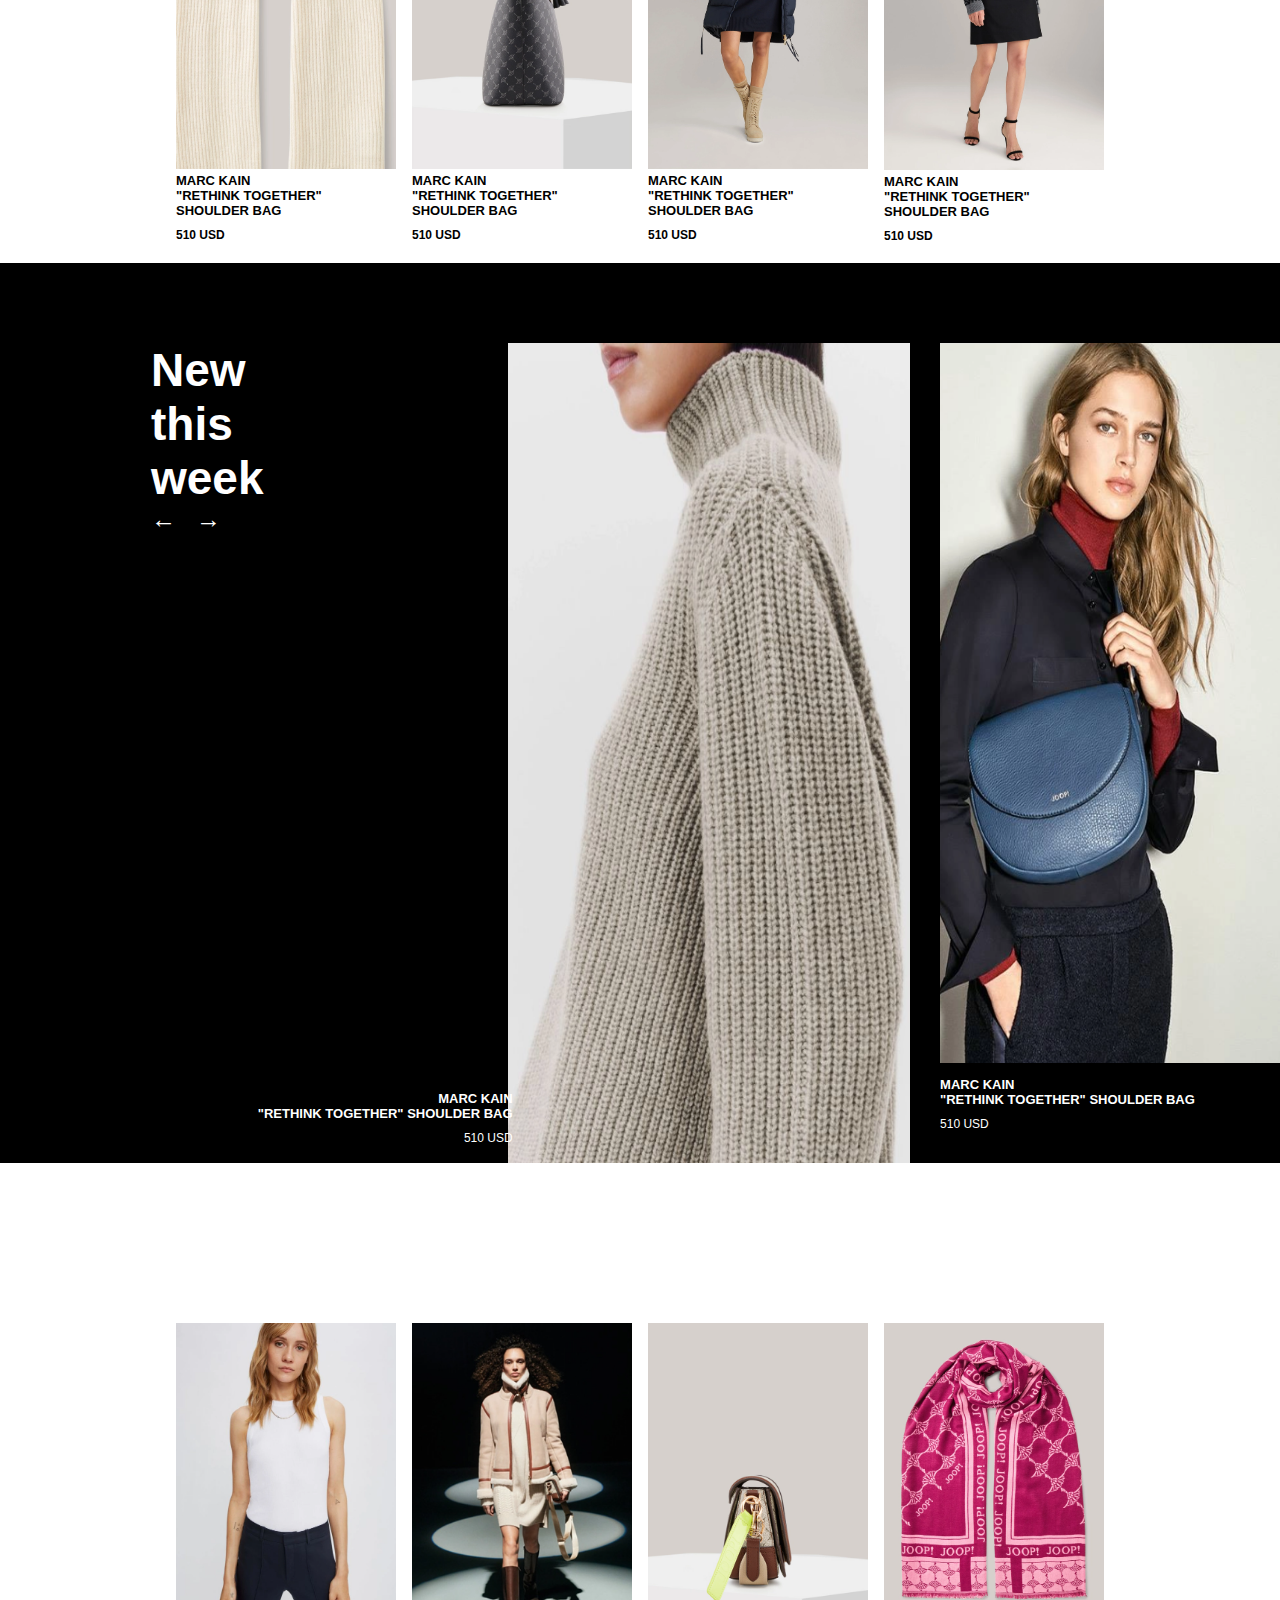
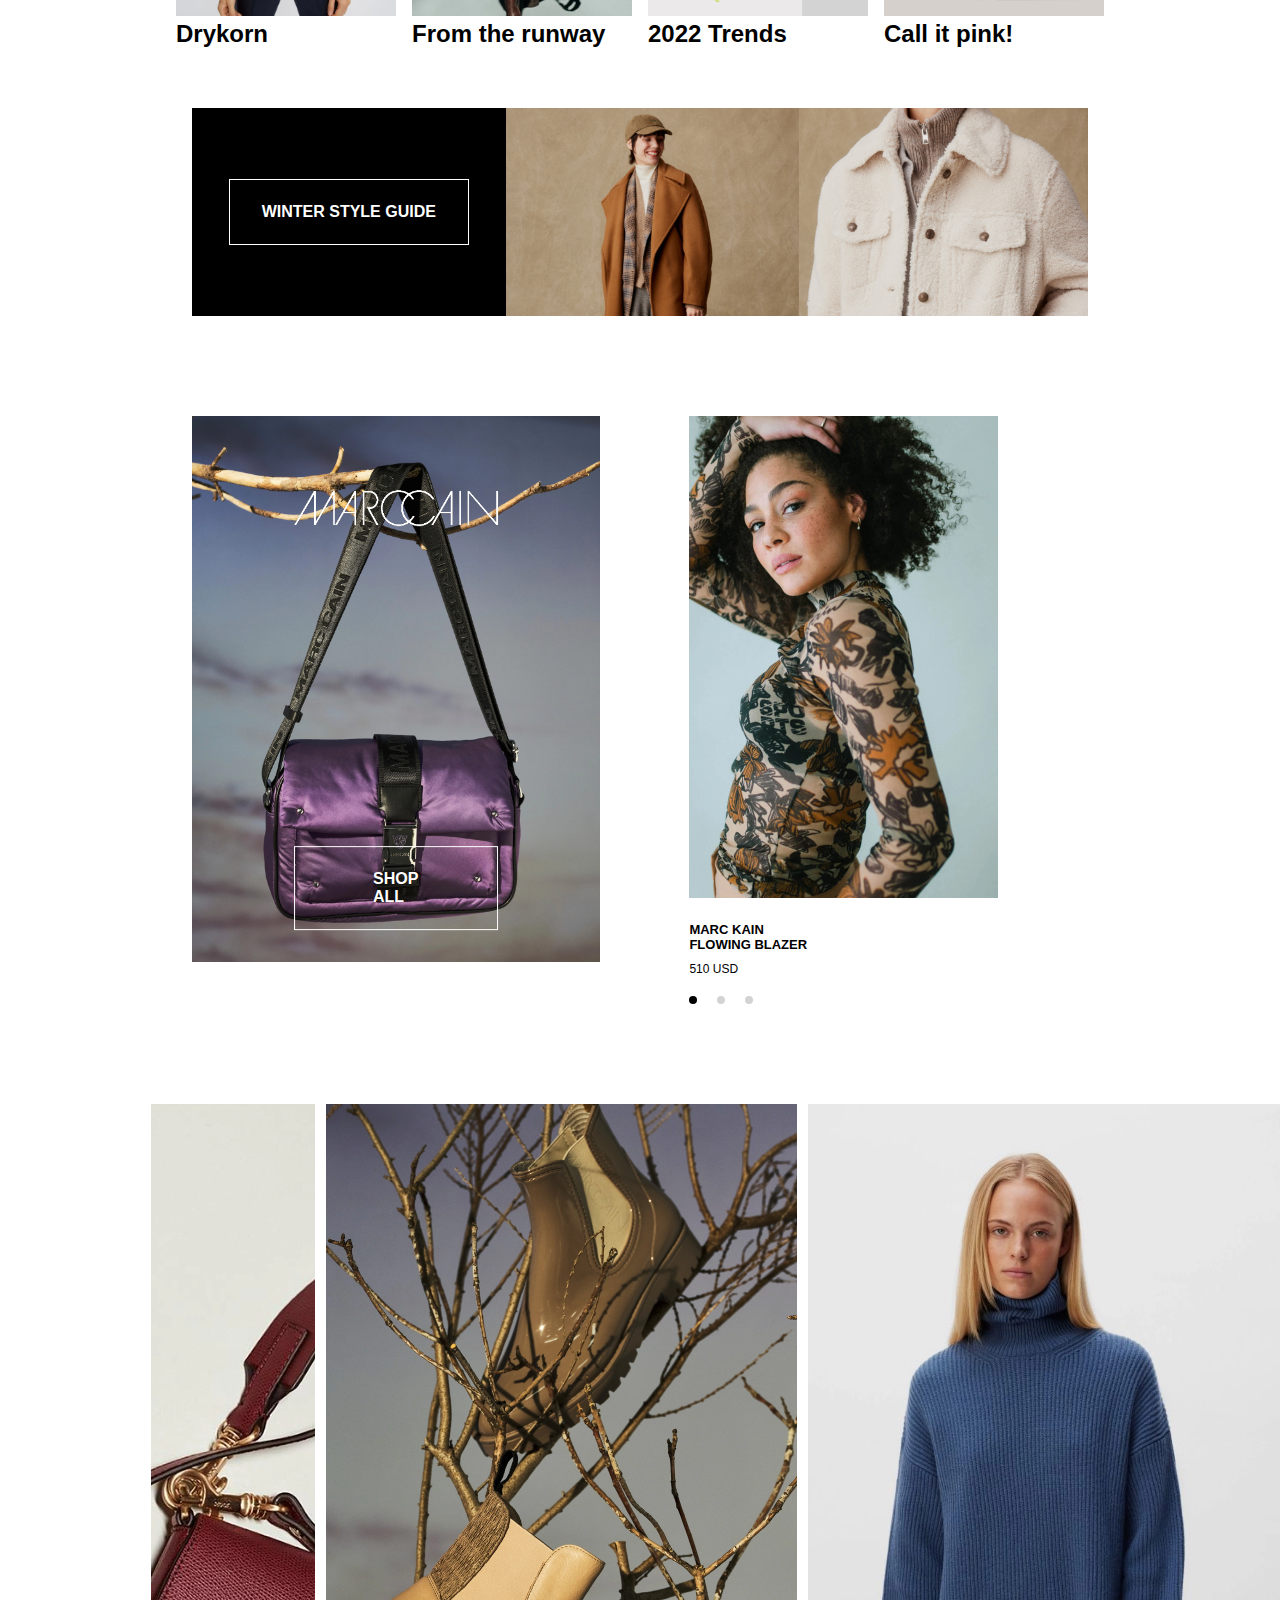
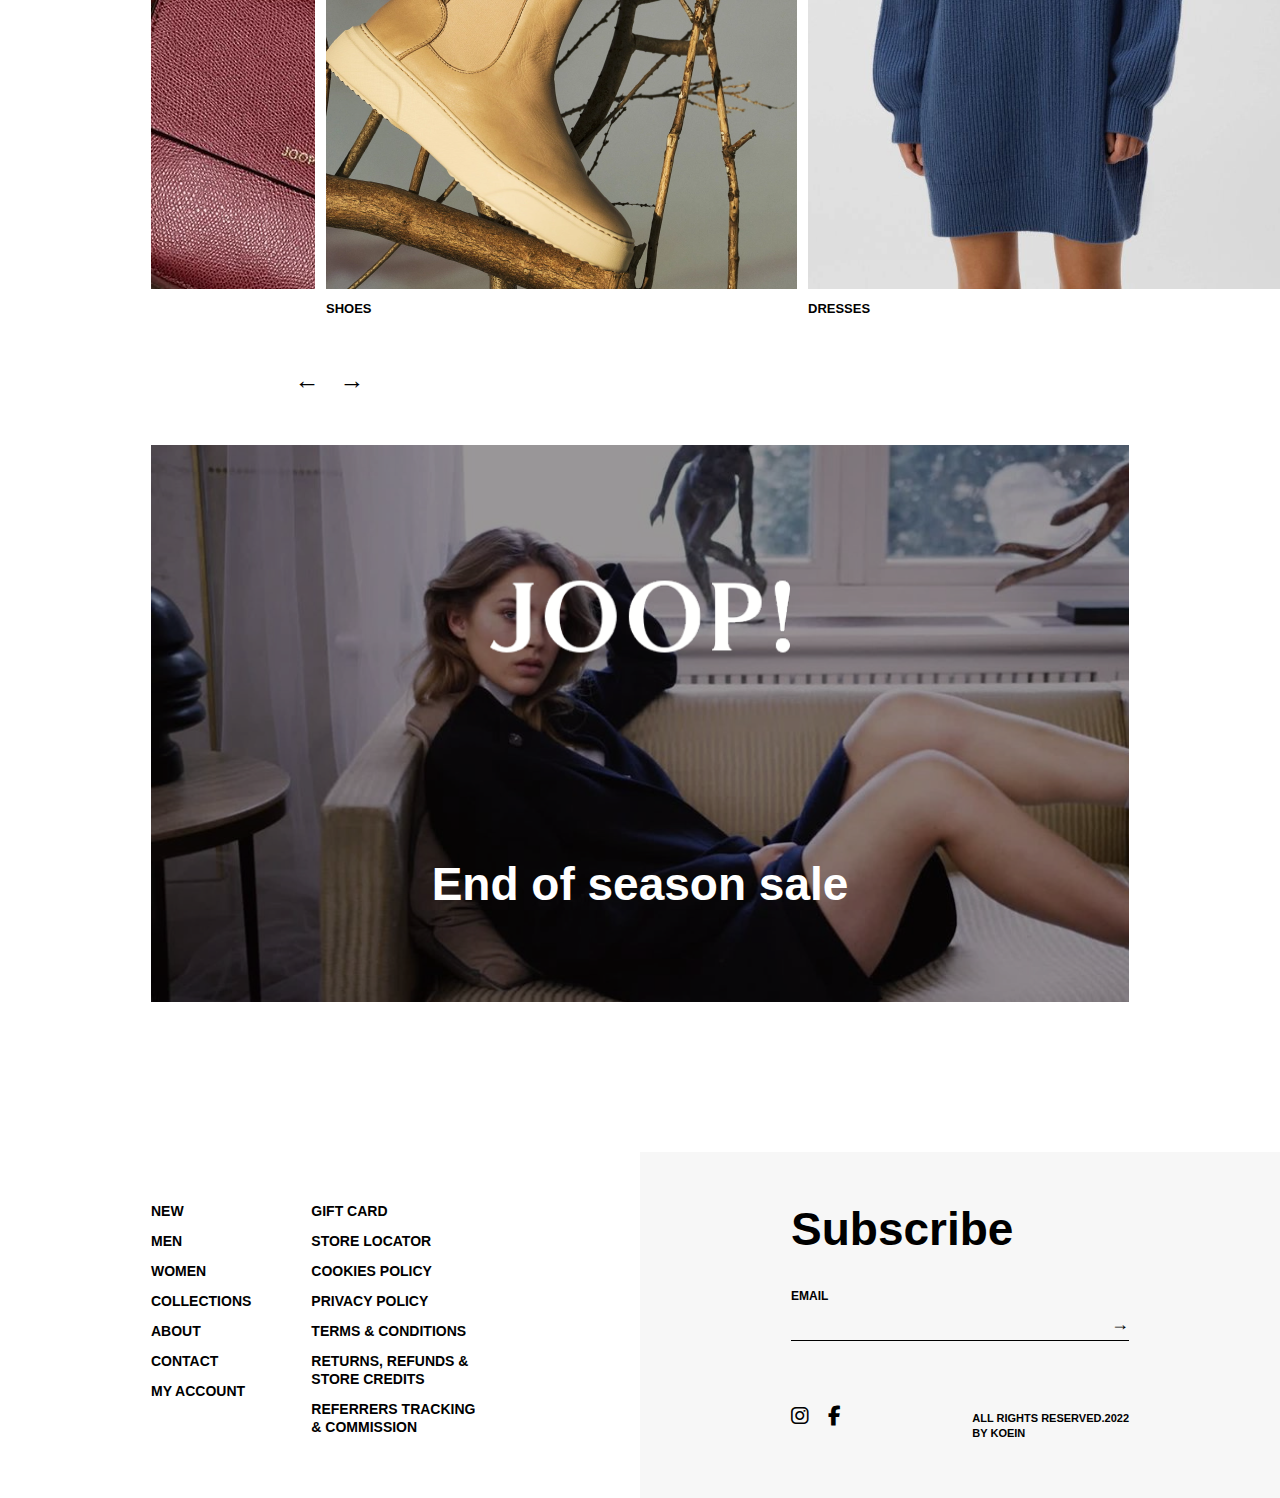
<file: women.html>
<!DOCTYPE html>
<html lang="en">

<head>
    <meta charset="UTF-8">
    <meta http-equiv="X-UA-Compatible" content="ie=edge">
    <meta name="description" content="act ecommerce website">
    <link rel="shortcut icon" href="favicon.ico" type="image/x-icon">
    <meta name="viewport" content="width=device-width, initial-scale=1.0">
    <title>WOMEN</title>
    <link rel="stylesheet" href="css/styles.css">
    <link rel="stylesheet" href="css/dropdown.css">
    <link rel="stylesheet" href="https://cdnjs.cloudflare.com/ajax/libs/font-awesome/6.4.0/css/all.min.css">
    <script src="js/script.js" defer></script>
</head>

<body>

    <!-- header -->
    <header class="header">
        <!-- header top -->
        <div class="header-1">
            <div class="left">
                <img src="images/noun-shipping-5125530.svg" alt="">
                <p>GET FREE SHIPPING ON ORDERS ABOVE 200 USD</p>
            </div>
            <div class="right">
                <a href="#"><img src="./images/noun-store-5320839.svg" alt="">STORES</a>
                <a href="#">NEWSLETTER</a>
                <a href="about.html">ABOUT</a>
                <a href="#">CONTACT</a>
                <a href="#">GIFTCARD</a>
            </div>
        </div>
        <!-- header bottom -->
        <div class="header-2">
            <div class="hamburger">
                <img id="HAMBURGER" src="./images/Group 33.svg" alt="">
                <img src="images/noun-bag-1665853.svg" alt="">
            </div>
            <div class="nav">
                <ul>
                    <li><a href="">NEW</a></li>
                    <li><a href="">MEN</a></li>
                    <li><a href="women.html">WOMEN</a></li>
                    <li><a href="">COLLECTIONS</a></li>
                    <li><a href="" class="sale">SALE</a></li>
                </ul>
            </div>
            <div class="logo">act</div>
            <div class="more">
                <div class="icons">
                    <img src="images/noun-bag-1665853.svg" alt="">
                    <img src="./images/Icon feather-user.svg" alt="">
                    <img src="./images/Icon feather-heart.svg" alt="">
                </div>
                <div class="search">
                    <input type="search" placeholder="Search" name="search" id="search">
                    <i class="fa-solid fa-magnifying-glass"></i>
                </div>
            </div>
        </div>

        <!-- header 3 -->
        <div class="third-header">
            <div class="secondary-nav">
                <ul>
                    <li>New</li>
                    <li id="clothingDropdown">Clothing
                        <div class="dc-dropdown">
                            <div class="dropdown-p one">
                                <div class="dropdown-div-title">Clothing</div>
                                <div class="dropdown-div-content-div">
                                    <div class="dropdown-div-content">
                                        <ul>
                                            <li>Blazer</li>
                                            <li>Blouses & Tunics</li>
                                            <li>Business Combinations</li>
                                            <li>Pants</li>
                                            <li><a href="jackets.html">Jackets</a></li>
                                            <li>Jeans</li>
                                            <li>Jumpsuits</li>
                                            <li>Dresses</li>
                                            <li>Coats</li>
                                        </ul>
                                    </div>
                                    <div class="dropdown-div-content">
                                        <ul>
                                            <li>Skirts</li>
                                            <li>Shirt</li>
                                            <li>Sportswear</li>
                                            <li>Rope</li>
                                            <li>Socks</li>
                                            <li>Sweatshirts & Sweat Jackets</li>
                                            <li>Costumes</li>
                                            <li>Laundry</li>
                                            <li>West</li>
                                        </ul>
                                    </div>
                                </div>
                            </div>
                            <div class="dropdown-p two">

                                <div class="tands">
                                    <div class="dropdown-div-title">Top Brands</div>
                                    <div class="dropdown-div-content">
                                        <ul>
                                            <li>MARCCAIN</li>
                                            <li>JOOP</li>
                                            <li>DRYKORN</li>
                                        </ul>
                                    </div>
                                </div>

                                <div class="tands">
                                    <div class="dropdown-div-title">Top Brands</div>
                                    <div class="dropdown-div-content">
                                        <ul>
                                            <li>Call It Pink!</li>
                                            <li>Classy Twist</li>
                                            <li>Through Girls!</li>
                                            <li>Soft Power</li>
                                            <li>Leo Meets Forest</li>
                                            <li>New Chili Club</li>
                                            <li>New Black & Light</li>
                                            <li>New Comfy Softness</li>
                                        </ul>
                                    </div>
                                </div>

                            </div>
                            <div class="dropdown-p three">
                                <div class="ts">
                                    <img src="./images/Copy (4).png" alt="winter looks">
                                    <p>WINTER LOOK</p>
                                </div>
                                <div class="ts">
                                    <img src="./images/Copy.png" alt="bestsellers">
                                    <p>BESTSELLERS</p>
                                </div>
                            </div>
                        </div>
                    </li>
                    <li>Shoes</li>
                    <li>Jewelry</li>
                    <li>Accessories</li>
                    <li>Sports</li>
                    <li>Sale</li>
                    <li>Brands</li>
                    <li>Fall Season</li>
                </ul>
            </div>
        </div>

        <!-- responsive navbar -->
        <section id="responsive-header">
            <div class="responsive-header-container">
                <!-- close and social buttons -->
                <div class="control-content">
                    <div class="profile-and-heart">
                        <img src="./images/Icon feather-user.svg" alt="">
                        <img src="./images/Icon feather-heart.svg" alt="">
                    </div>
                    <img src="./images/Icon ionic-ios-close.svg" id="HAMBURGER-X" alt="">
                </div>
                <!-- nav -->
                <div class="nav">
                    <ul>
                        <li><a href="">NEW</a></li>
                        <li><a href="">MEN</a></li>
                        <li class="women-html"><a href="women.html">WOMEN</a>
                            <section class="women-nav">
                                <div class="header-women-dropdown">
                                    <img src="./images/Icon ionic-ios-arrow-back.svg" alt="back icon"
                                        onclick="document.querySelector('.women-nav').style.display = 'none';">
                                    <p class="text-p-header-women">WOMEN</p>
                                </div>
                                <div class="content-women-dropdown">
                                    <ul>
                                        <li>New</li>
                                        <li class="clothing-html">Clothing</li>
                                        <li>Shoes</li>
                                        <li>Jewelry</li>
                                        <li>Accessories</li>
                                        <li>Sports</li>
                                        <li>Sale</li>
                                        <li>Brands</li>
                                        <li>Fall Season</li>
                                    </ul>
                                </div>
                            </section>
                        </li>
                        <li><a href="">COLLECTIONS</a></li>
                        <li><a href="" class="sale">SALE</a></li>
                    </ul>
                </div>
                <!-- header-1 right -->
                <div class="right">
                    <a href="#"><img src="./images/noun-store-5320839.svg" alt="">STORES</a>
                    <a href="#">NEWSLETTER</a>
                    <a href="about.html">ABOUT</a>
                    <a href="#">CONTACT</a>
                    <a href="#">GIFTCARD</a>
                </div>
                <!-- policy content -->
                <div class="policy-content">
                    <ul>
                        <li><a href="#">COOKIES POLICY</a></li>
                        <li><a href="#">PRIVACY POLICY</a></li>
                        <li><a href="#">TERMS & CONDITIONS</a></li>
                        <li><a href="#">RETURNS, REFUNDS & STORE CREDITS</a></li>
                        <li><a href="#">REFERRERS TRACKING & COMMISSION</a></li>
                    </ul>
                </div>
            </div>
        </section>
    </header>


    <!-- clothing section -->
    <section class="clothing-women">
        <div class="header-women-dropdown">
            <img src="./images/Icon ionic-ios-arrow-back.svg" alt="back icon"
                onclick="document.querySelector('.clothing-women').style.display = 'none';">
            <p class="text-p-header-women">WOMEN / CLOTHING</p>
        </div>

        <div class="drop-p one">
            <div class="dropdown-div-title">Clothing</div>
            <div class="rc-dropdown-div-content-div">
                <div class="dropdown-div-content">
                    <ul>
                        <li>Blazer</li>
                        <li>Blouses & Tunics</li>
                        <li>Business Combinations</li>
                        <li>Pants</li>
                        <li><a href="jackets.html">Jackets</a></li>
                        <li>Jeans</li>
                        <li>Jumpsuits</li>
                        <li>Dresses</li>
                        <li>Coats</li>
                    </ul>
                </div>
                <div class="dropdown-div-content">
                    <ul>
                        <li>Skirts</li>
                        <li>Shirt</li>
                        <li>Sportswear</li>
                        <li>Rope</li>
                        <li>Socks</li>
                        <li>Sweatshirts & Sweat Jackets</li>
                        <li>Costumes</li>
                        <li>Laundry</li>
                        <li>West</li>
                    </ul>
                </div>
            </div>
        </div>
        <div class="drop-p two-rc">

            <div class="tands">
                <div class="dropdown-div-title">Top Brands</div>
                <div class="dropdown-div-content">
                    <ul>
                        <li>MARCCAIN</li>
                        <li>JOOP</li>
                        <li>DRYKORN</li>
                    </ul>
                </div>
            </div>

            <div class="tands">
                <div class="dropdown-div-title">Shop By Look</div>
                <div class="dropdown-div-content">
                    <ul>
                        <li>Call It Pink!</li>
                        <li>Classy Twist</li>
                        <li>Through Girls!</li>
                        <li>Soft Power</li>
                        <li>Leo Meets Forest</li>
                        <li>New Chili Club</li>
                        <li>New Black & Light</li>
                        <li>New Comfy Softness</li>
                    </ul>
                </div>
            </div>

        </div>
        <div class="drop-p three-rc">
            <div class="ts">
                <img src="./images/Copy (4).png" alt="winter looks">
                <p>WINTER LOOK</p>
            </div>
            <div class="ts">
                <img src="./images/Copy.png" alt="bestsellers">
                <p>BESTSELLERS</p>
            </div>
        </div>

    </section>




    <!-- Home Section -->
    <section class="contenthome">
        <div class="contenthome-content">
            <h2>Shop Women</h2>
            <a href="#" class="shop-btn">SHOP THE LOOK</a>
        </div>
    </section>

    <!-- client section -->
    <section id="clients" class="clients">
        <div class="clients-container">
            <img src="./images/Image 22.png" alt="client 1">
            <img src="./images/Image 23.png" alt="client 2">
            <img src="./images/Image 24.png" alt="client 3">
        </div>
    </section>

    <!-- women collection -->
    <section class="womencollection">
        <div class="content">
            <div class="content-img-des">
                <img src="./images/Mask 3.png" alt="item">
                <p class="text">MARC KAIN<br>"RETHINK TOGETHER" SHOULDER BAG</p>
                <p class="price">510 USD</p>
            </div>
            <div class="content-img-des">
                <img src="./images/Copy (32).png" alt="item">
                <p class="text">MARC KAIN<br>"RETHINK TOGETHER" SHOULDER BAG</p>
                <p class="price">510 USD</p>
            </div>
            <div class="content-img-des">
                <img src="./images/Copy (31).png" alt="item">
                <p class="text">MARC KAIN<br>"RETHINK TOGETHER" SHOULDER BAG</p>
                <p class="price">510 USD</p>
            </div>
            <div class="content-img-des">
                <img src="./images/Copy (29).png" alt="item">
                <p class="text">MARC KAIN<br>"RETHINK TOGETHER" SHOULDER BAG</p>
                <p class="price">510 USD</p>
            </div>
        </div>
    </section>


    <!-- new week -->
    <section class="new-week">
        <div class="new-week-container">
            <div class="new-week-tc">
                <h2>New<br>this week</h2>
                <div class="arrows">
                    <div class="left-arrow">&larr;</div>
                    <div class="right-arrow">&rarr;</div>
                </div>
            </div>
            <div class="image-des">
                <div class="des">
                    <p class="text">MARC KAIN<br>"RETHINK TOGETHER" SHOULDER BAG</p>
                    <p class="price">510 USD</p>
                </div>
                <img src="./images/Copy (98).png" alt="copy 98">
            </div>
            <div class="image-des-2">
                <img src="./images/Copy (97).png" alt="copy 98">
                <div class="des">
                    <p class="text">MARC KAIN<br>"RETHINK TOGETHER" SHOULDER BAG</p>
                    <p class="price">510 USD</p>
                </div>
            </div>

        </div>
    </section>

    <!-- content 2 section -->
    <section class="cfmf">
        <div class="content-2">
            <div class="content-img-tit">
                <img src="./images/Copy (90).png" alt="item">
                <p class="text">Drykorn</p>
            </div>
            <div class="content-img-tit">
                <img src="./images/9684570406942.png" alt="item">
                <p class="text">From the runway</p>
            </div>
            <div class="content-img-tit">
                <img src="./images/Copy (35).png" alt="item">
                <p class="text">2022 Trends</p>
            </div>
            <div class="content-img-tit">
                <img src="./images/Copy (34).png" alt="item">
                <p class="text">Call it pink!</p>
            </div>
        </div>
    </section>

    <!-- Winter Guide Section -->
    <section class="winterguide">
        <div class="winterguide-container">
            <div class="guide-content cont">
                <a href="#">WINTER STYLE GUIDE</a>
            </div>
            <div class="guide-content cont2">
                <img src="./images/Mask Group 34.png" alt="Winter Style Guide">
            </div>
        </div>
    </section>

    <!-- marccain section -->
    <section class="marccain-section">
        <div class="marccain-section-container">
            <div class="container-1">
                <img src="./images/Copy (84).png" alt="">
                <div class="container-1-content">
                    <img src="./images/Marc_Cain_Logo_2020.svg.png" alt="">
                    <a href="#">SHOP ALL</a>
                </div>
            </div>
            <div class="container-2">
                <img src="./images/Mask Group 21.png" alt="">
                <div class="cdn">
                    <div class="text">MARC KAIN<br>FLOWING BLAZER</div>
                    <div class="price">510 USD</div>
                </div>
                <div class="button-dots">
                    <div class="dot"></div>
                    <div class="dot"></div>
                    <div class="dot"></div>
                </div>
            </div>
        </div>
    </section>


    <!-- 3 images section -->
    <section class="three-images">
        <div class="threeimagescontainer">
            <div class="ctn">
                <img src="./images/Copy (81).png" alt="">
                <p>ACCESSORIES</p>
            </div>
            <div class="ctn">
                <img src="./images/Copy (82).png" alt="">
                <p>SHOES</p>
            </div>
            <div class="ctn">
                <img src="./images/Copy (83).png" alt="">
                <p>DRESSES</p>
            </div>
        </div>
        <div class="arrows">
            <div class="left-arrow">&larr;</div>
            <div class="right-arrow">&rarr;</div>
        </div>
    </section>




    <!-- Joop Section -->
    <section class="fall-collection ccc">
        <div class="overlay">
            <img src="./images/Logo-Joop-weiß-min.png" alt="Joop logo" class="joop-logo" />
            <h2 class="h2-in-overlay">End of season sale</h2>
        </div>
    </section>

    <!-- footer -->
    <footer class="footer fff">
        <div class="footer-container">
            <!-- Left Section -->
            <div class="footer-links">
                <div class="footer-nav">
                    <ul>
                        <li><a href="#">NEW</a></li>
                        <li><a href="#">MEN</a></li>
                        <li><a href="#">WOMEN</a></li>
                        <li><a href="#">COLLECTIONS</a></li>
                        <li><a href="#">ABOUT</a></li>
                        <li><a href="#">CONTACT</a></li>
                        <li><a href="#">MY ACCOUNT</a></li>
                    </ul>
                </div>
                <ul>
                    <li><a href="#">GIFT CARD</a></li>
                    <li><a href="#">STORE LOCATOR</a></li>
                    <li><a href="#">COOKIES POLICY</a></li>
                    <li><a href="#">PRIVACY POLICY</a></li>
                    <li><a href="#">TERMS & CONDITIONS</a></li>
                    <li><a href="#">RETURNS, REFUNDS & STORE CREDITS</a></li>
                    <li><a href="#">REFERRERS TRACKING & COMMISSION</a></li>
                </ul>
            </div>

            <!-- Right Section -->
            <div class="footer-subscribe">
                <h2>Subscribe</h2>
                <form class="subscribe-form">
                    <label for="email">EMAIL</label>
                    <div class="input-wrapper">
                        <input type="email" id="email" placeholder="">
                        <button type="submit">→</button>
                    </div>
                </form>
                <div class="socialmedia-and-copyright">
                    <div class="social-icons">
                        <a href="#"><i class="fab fa-instagram"></i></a>
                        <a href="#"><i class="fab fa-facebook-f"></i></a>
                    </div>
                    <p class="copyright">ALL RIGHTS RESERVED.2022<br>BY KOEIN</p>
                </div>
            </div>
        </div>
    </footer>



</body>

</html>
</file>
<file: css/styles.css>
* {
  margin: 0;
  padding: 0;
  box-sizing: border-box;
  text-decoration: none;
}

:root {
  --background-color: #ffffff;
  --second-background-color: #f1f1f1;
  --color-1: #000000;
  --spacing-horizontal: clamp(15%, 2vw, 150px);
}

body {
  font-family: "Segoe UI", Tahoma, Geneva, Verdana, sans-serif;
}

h2 {
  font-size: 46px;
  font-weight: bold;
}

.text {
  font-size: 13px;
  font-family: 'Segoe UI', Tahoma, Geneva, Verdana, sans-serif;
  font-weight: bold;
}

.price {
  font-family: 'Segoe UI', Tahoma, Geneva, Verdana, sans-serif;
  font-size: 12px;
  font-weight: 500;
  margin-top: 10px;
}

.header-1 {
  padding: 0 var(--spacing-horizontal);
  display: flex;
  justify-content: space-between;
  align-items: center;
  height: 32px;
  width: 100%;
  background: var(--background-color);
  font-size: 13px;
  font-weight: bold;
}

.left,
.right {
  display: flex;
  align-items: center;
  gap: 0.5rem;
}

.header-1 .left img {
  width: 22px;
  height: 10px;
}

.right {
  gap: 1rem;
}

.right a {
  color: var(--color-1);
  text-decoration: none;
}

.right a {
  display: inline-flex;
  align-items: center;
  gap: 8px;
}

/* Header bottom bar */
.header-2 {
  padding: 0 var(--spacing-horizontal);
  display: flex;
  justify-content: space-between;
  align-items: center;
  height: 4rem;
  background: var(--second-background-color);
  font-size: 14px;
  font-weight: bold;
}

.header-2 .hamburger {
  display: none;
}

.header-2 .nav ul,
.responsive-header-container .nav ul {
  list-style: none;
  display: flex;
  gap: 25px;
  margin: 0;
  padding: 0;
}

.header-2 .nav ul li a,
.responsive-header-container .nav ul li a {
  position: relative;
  font-weight: bold;
  font-family: 'Segoe UI', Tahoma, Geneva, Verdana, sans-serif;
  color: var(--color-1);
  text-decoration: none;
  padding-bottom: 4px;
}

.header-2 .nav ul li a::after,
.responsive-header-container .nav ul li a::after {
  content: "";
  position: absolute;
  left: 0;
  bottom: 0;
  height: 2px;
  width: 0%;
  background-color: var(--color-1);
  transition: width 0.3s ease;
}

.header-2 .nav ul li a:hover::after,
.header-2 .nav ul li a.active::after,
.responsive-header-container .nav ul li a:hover::after,
.responsive-header-container .nav ul li a:hover::after {
  width: 100%;
}

.header-2 .nav ul li a.sale,
.responsive-header-container .nav ul li a.sale {
  background-color: var(--color-1);
  color: var(--background-color);
  padding: 0.25rem 0.75rem;
}

.header-2 .logo {
  font-size: 2.5rem;
  font-weight: 500;
}

.header-2 .more {
  display: flex;
  align-items: center;
  gap: 1rem;
}

.header-2 .icons {
  display: flex;
  gap: 1rem;
}

.bag-icon-wrapper {
  position: relative;
  display: inline-block;
}

.bag-count {
  position: absolute;
  top: -5px;
  right: -5px;
  background-color: black;
  color: white;
  font-size: 10px;
  width: 18px;
  height: 18px;
  border-radius: 50%;
  display: flex;
  align-items: center;
  justify-content: center;
  font-weight: bold;
}

.header-2 .search {
  display: flex;
  justify-content: center;
  align-items: center;
  position: relative;
}

.header-2 .search input {
  width: 12rem;
  height: 2rem;
  padding-left: 0.75rem;
  padding-right: 2rem;
  color: var(--color-1);
  border: transparent;
  background: var(--background-color);
}

input::placeholder {
  color: black;
  font-size: 14px;
  font-weight: bold;
}

.header-2 .search i {
  position: absolute;
  right: 10px;
  font-size: 1rem;
  color: var(--color-1);
}

.search input[type="search"]:focus+i {
  display: none;
}

input[type="search"]::-webkit-search-cancel-button {
  -webkit-appearance: none;
  appearance: none;
  display: none;
}


/* Third header */
.third-header {
  width: 100%;
  height: 40px;
  background: var(--background-color);
  display: flex;
  align-items: center;
}

.secondary-nav {
  padding: 10px 0;
  font-family: Arial, sans-serif;
  width: 50%;
  margin: 0 var(--spacing-horizontal);
}

.secondary-nav ul {
  list-style: none;
  display: flex;
  gap: 30px;
  margin: 0;
  padding: 0;
}

.secondary-nav li {
  text-decoration: none;
  color: black;
  font-weight: 500;
  font-size: 14px;
  font-family: "Segoe UI", Tahoma, Geneva, Verdana, sans-serif;
  transition: color 0.3s ease;
}

.secondary-nav li:hover {
  color: var(--color-1);
  font-weight: 800;
}

/* responsive navbar */
#responsive-header {
  display: none;
}

/* Home Section */
.home {
  display: flex;
  justify-content: center;
  align-items: center;
  gap: 0.5rem;
  padding: 0.5rem;
  width: 100%;
}

.img-wrapper {
  position: relative;
  width: 100%;
  max-width: 552px;
  aspect-ratio: 2/3;
  overflow: hidden;
}

.img-wrapper img {
  width: 100%;
  height: 100%;
  object-fit: cover;
  display: block;
}

.img-wrapper .home-content {
  position: absolute;
  inset: 0;
  background: rgba(0, 0, 0, 0.4);
  color: white;
  display: flex;
  justify-content: center;
  align-items: center;
  flex-direction: column;
  font-size: 3.9rem;
  font-weight: bold;
  text-align: center;
}

.home-content .content-links,
.home-content .shopall-btn {
  display: none;
  flex-direction: column;
  align-items: center;
  transition: all 0.2s ease;
}

.content-links {
  margin: 3rem 0;
  font-size: 1rem;
  font-weight: bold;
}

.content-links a {
  margin: 0.5rem 0;
  color: var(--background-color);
}

.shopall-btn a {
  padding: 1.5rem 4rem;
  border: 1px solid var(--background-color);
  font-size: 1rem;
  font-weight: bold;
  color: var(--background-color);
}

.home-content:hover .content-links,
.home-content:hover .shopall-btn {
  display: flex;
}

.img-wrapper:hover img {
  filter: blur(3px);
}

/* new in section */
#newInWomen {
  width: 100%;
  padding: 8rem 0;
}

.title {
  text-align: left;
}

.container .title {
  text-align: center;
}

.content {
  margin-top: 7rem;
  width: 100%;
  display: flex;
  flex-wrap: wrap;
  justify-content: center;
  gap: 1rem;
}

.content-img-des {
  flex: 1 1 calc(25% - 2rem);
  max-width: 320px;
  text-align: center;
}

.content-img-des img {
  width: 100%;
  object-fit: cover;
}

.content-img-des .text {
  text-align: left;
  font-size: 13px;
  font-weight: bold;
}

.content-img-des .price {
  margin-top: 10px;
  text-align: left;
  font-size: 12px;
  font-weight: bold;
}

.container .dots {
  margin-top: 2rem;
  display: flex;
  justify-content: center;
  gap: 1.25rem;
}

.dot {
  width: 0.5rem;
  height: 0.5rem;
  background: lightgray;
  border-radius: 50%;
}

.content-2 {
  margin-top: 10rem;
  width: 100%;
  display: flex;
  flex-wrap: wrap;
  justify-content: center;
  gap: 1rem;
}

.content-img-tit {
  flex: 1 1 calc(25% - 2rem);
  max-width: 320px;
  box-sizing: border-box;
  text-align: center;
}

.content-img-tit img {
  width: 100%;
  aspect-ratio: 3/4;
  object-fit: cover;
}

.content-img-tit .text {
  font-size: 1.5rem;
  font-weight: bold;
  text-align: left;
}

/* Fourth Section */
#fthsec {
  width: 100%;
  margin: 0;
  padding: 0;
}

.fth-container {
  display: flex;
  flex-wrap: wrap;
  width: 100%;
  margin: 0;
  padding: 0;
}

.img-i {
  flex: 0 0 50%;
  position: relative;
  margin: 0;
  padding: 0;
}

.img-i img {
  width: 100%;
  height: 100vh;
  object-fit: cover;
  display: block;
}

.img-1-content {
  position: absolute;
  inset: 0;
  background: transparent;
  display: flex;
  justify-content: space-around;
  align-items: center;
  width: 100%;
  height: 100%;
}

.img-1-content .p,
.img-1-content .pp {
  color: var(--background-color);
  margin: 0;
}

.img-1-content .pp {
  display: none;
}

.img-i:hover .img-1-content {
  background: rgba(0, 0, 0, 0.4);
}

.img-i:hover .img-1-content .pp {
  display: flex;
}

/* Clients Section */
.clients-container {
  display: flex;
  justify-content: center;
  align-items: center;
  flex-wrap: wrap;
  gap: 10rem;
  margin: 6rem 0;
}

/* Shop the look section */
.shop-the-look {
  width: 100%;
  display: flex;
  justify-content: center;
  align-items: center;
}

.shop-container {
  display: flex;
  flex-direction: row;
  width: 100%;
  max-width: 1600px;
  height: 872px;
}

.part1 {
  width: 50%;
}

.part1 img {
  width: 100%;
  height: 100%;
  object-fit: cover;
  display: block;
  margin: 0;
  padding: 0;
}

.part2 {
  width: 50%;
  background-color: #000;
  color: #fff;
  padding: 50px 60px;
  box-sizing: border-box;
  display: flex;
  justify-content: center;
  flex-direction: column;
}

.shop-title {
  margin-bottom: 20px;
}

.items {
  display: flex;
  flex-wrap: wrap;
  max-width: 500px;
  gap: 20px;
}

.item img {
  width: 207px;
  height: 229px;
  object-fit: cover;
}

.item .title {
  text-align: left;
  font-size: 13px;
  font-family: "Segoe UI", Tahoma, Geneva, Verdana, sans-serif;
  font-weight: bold;
  margin-top: 8px;
}

.item .price {
  font-size: 12px;
  font-family: "Segoe UI", Tahoma, Geneva, Verdana, sans-serif;
  font-weight: bold;
  margin-top: 10px;
}

/* New Product Section */
.new-product {
  margin: 8rem 151px;
  padding: 2rem;
  background: var(--color-1);
  color: var(--background-color);
  display: flex;
  justify-content: center;
}

.new-product-container {
  width: 100%;
  display: flex;
  justify-content: space-between;
  align-items: center;
  flex-wrap: wrap;
}

.new-product-container h2 span {
  font-size: 0.8125rem;
}

.new-product-container a {
  padding: 1.5rem 3rem;
  color: var(--background-color);
  border: 1px solid var(--background-color);
  font-size: 1rem;
  font-weight: bold;
}

/* Fashion Section */
.fashion-section {
  display: flex;
  justify-content: center;
  gap: 2rem;
  margin: 8rem 151px;
}

.fashion-item {
  display: flex;
  flex-direction: column;
  flex: 1;
  height: auto;
}

.fashion-item.large {
  flex: 3;
}

.fashion-item.small {
  flex: 1;
}

.fashion-item img {
  width: 100%;
  height: 100%;
  object-fit: cover;
}

.caption {
  font-weight: bold;
  margin-top: 0.5rem;
  font-size: 0.8125rem;
  text-transform: uppercase;
}

/* Joop Section */
.fall-collection {
  position: relative;
  display: flex;
  justify-content: center;
  align-items: center;
  margin: 0 151px;
  height: 557px;
  background-image: url("../images/Image 25.png");
  background-size: cover;
  background-position: center;
  background-repeat: no-repeat;
  padding: 2rem;
  color: var(--background-color);
  overflow: hidden;
}

.fall-collection::before {
  content: "";
  position: absolute;
  top: 0;
  left: 0;
  width: 100%;
  height: 100%;
  background: rgba(0, 0, 0, 0.4);
  z-index: 1;
}

.overlay {
  position: relative;
  width: 100%;
  display: flex;
  flex-direction: column;
  align-items: center;
  gap: 10rem;
  z-index: 2;
  text-align: center;
}

.joop-logo {
  max-width: 300px;
  width: 100%;
  height: auto;
}

.h2-in-overlay {
  color: var(--background-color);
}

/* drykorn */
.drykorn {
  margin: 10rem 0;
  height: 548px;
  background: var(--second-background-color);
  width: 100%;
  display: flex;
  justify-content: space-around;
  align-items: center;
}

.drykorn-text-btn {
  display: flex;
  justify-content: center;
  align-items: center;
  flex-direction: column;
  gap: 15rem;
}

.drykorn-text-btn img {
  mix-blend-mode: multiply;
}

.drykorn-text-btn a {
  padding: 23px 36px;
  color: var(--color-1);
  border: 1px solid var(--color-1);
  font-family: "Segoe UI", Tahoma, Geneva, Verdana, sans-serif;
  font-weight: bold;
}

.drykorn-img-content {
  display: grid;
  grid-template-columns: repeat(4, 1fr);
  gap: 4px;
}

.drykorn-item img {
  width: 100%;
  height: 341px;
}

.drykorn-item .title {
  font-size: 13px;
  font-family: "Segoe UI", Tahoma, Geneva, Verdana, sans-serif;
  font-weight: bold;
}

.drykorn-item .price {
  margin-top: 10px;
  font-size: 12px;
  font-family: "Segoe UI", Tahoma, Geneva, Verdana, sans-serif;
  font-weight: bold;
}

/* marccain section */
.promo-section {
  display: flex;
  height: 545px;
  margin: 0 151px;
}

.image-container {
  flex: 2;
  background: url("../images/Mask Group 32.png") center/cover no-repeat;
  position: relative;
  display: flex;
  justify-content: center;
  align-items: center;
  min-height: 200px;
}

.image-container::before {
  content: "";
  position: absolute;
  inset: 0;
  background-color: rgba(0, 0, 0, 0.4);
}

.image-container .logo {
  position: relative;
  z-index: 2;
}

.image-container .logo img {
  width: 348px;
  height: 61px;
  filter: brightness(0) invert(1);
}

.promo-text {
  flex: 1;
  background: black;
  color: white;
  display: flex;
  flex-direction: column;
  justify-content: center;
  align-items: center;
  padding: 70px;
}

.promo-text h1 {
  font-size: 65px;
  margin: 0;
  font-family: "Segoe UI", Tahoma, Geneva, Verdana, sans-serif;
  font-weight: bold;
}

.promo-text small {
  font-family: "Segoe UI", Tahoma, Geneva, Verdana, sans-serif;
  font-size: 15px;
  margin: 8px 0 20px 0;
}

.promo-text button {
  background: transparent;
  color: white;
  border: 1px solid white;
  padding: 23px 57px;
  cursor: pointer;
  font-weight: bold;
  font-size: 16px;
}

/* new to act section */
.hero-section {
  margin: 0 151px;
  margin-top: 10px;
  position: relative;
  background-image: url("../images/Copy\ \(12\).png");
  background-size: fill;
  background-position: center;
  display: flex;
  height: 545px;
  align-items: center;
  justify-content: center;
  text-align: center;
  color: white;
  font-family: "Segoe UI", Tahoma, Geneva, Verdana, sans-serif;
  font-weight: bold;
}

.hero-content {
  background-color: rgba(0, 0, 0, 0.4);
  padding: 2rem;
  width: 100%;
  height: 100%;
  display: flex;
  justify-content: center;
  align-items: center;
  flex-direction: column;
}

.hero-content p {
  font-size: 15px;
  margin-bottom: 150px;
  font-family: "Segoe UI", Tahoma, Geneva, Verdana, sans-serif;
  font-weight: bold;
}

.register-button {
  padding: 23px 64px;
  color: var(--background-color);
  border: 1px solid var(--background-color);
}

/* recent categories */
.recent-categories {
  margin-top: 9px;
}

.recent-container {
  margin: 0 151px;
  background-color: var(--second-background-color);
  text-align: center;
  padding: 3rem 1rem;
  font-family: "Segoe UI", Tahoma, Geneva, Verdana, sans-serif;
  height: 418px;
  display: flex;
  flex-direction: column;
  align-items: center;
  justify-content: center;
}

.recent-categories .subheading {
  font-size: 16px;
  font-weight: bold;
  letter-spacing: 1px;
  margin-bottom: 0.5rem;
}

.category-buttons {
  margin-top: 50px;
  display: grid;
  grid-template-columns: 1fr 1fr;
  gap: 1rem;
  justify-content: center;
}

.category-button {
  display: flex;
  justify-content: center;
  align-items: center;
  padding: 23px 30px;
  width: 204px;
  height: 67px;
  border: 1px solid var(--color-1);
  text-decoration: none;
  color: var(--color-1);
  font-weight: bold;
}

/* MORE INFO */

.moreinfo {
  margin: 0 151px;
  text-align: center;
  padding: 3rem 1rem;
  height: 418px;
  display: flex;
  justify-content: space-evenly;
  align-items: center;
}

.info img {
  width: auto;
  height: auto;
  object-fit: cover;
  margin-bottom: 10px;
}

.info p {
  font-weight: bold;
  font-family: "Segoe UI", Tahoma, Geneva, Verdana, sans-serif;
  font-size: 12px;
}

/* link section */
.links {
  display: flex;
  justify-content: center;
  align-items: center;
  height: 100px;
}

.links .link {
  font-size: 29px;
  font-family: "Segoe UI", Tahoma, Geneva, Verdana, sans-serif;
  font-weight: bold;
}

/* images section */
.images-section {
  display: flex;
  justify-content: center;
  align-items: center;
  margin: 0 151px;
  gap: 0;
}

.images-section img {
  width: 324px;
  height: 290px;
}

/* footer */
.footer {
  background: #fff;
  font-family: "Segoe UI", Tahoma, Geneva, Verdana, sans-serif;
}

.footer-container {
  display: flex;
  width: 100%;
  margin: auto;
}

.footer-links {
  display: flex;
  gap: 60px;
  width: 50%;
  padding: 50px 151px;
}

.footer-links ul {
  list-style: none;
  padding: 0;
}

.footer-links li {
  margin-bottom: 12px;
}

.footer-links a {
  text-decoration: none;
  color: #000;
  font-weight: 600;
  font-size: 14px;
}

.footer-subscribe {
  background: #f7f7f7;
  padding: 30px;
  width: 50%;
  display: flex;
  flex-direction: column;
  justify-content: space-between;
  padding: 50px 151px;
}

.subscribe-form {
  margin-bottom: 30px;
}

.subscribe-form label {
  display: block;
  font-size: 12px;
  font-weight: bold;
  margin-bottom: 5px;
}

.input-wrapper {
  display: flex;
  align-items: center;
  border-bottom: 1px solid #000;
}

.input-wrapper input {
  border: none;
  outline: none;
  background: transparent;
  flex: 1;
  padding: 8px 0;
  font-size: 14px;
}

.input-wrapper button {
  border: none;
  background: none;
  font-size: 18px;
  cursor: pointer;
}

.socialmedia-and-copyright {
  display: flex;
  justify-content: space-between;
  align-items: center;
}

.social-icons {
  margin-bottom: 20px;
}

.social-icons a {
  font-size: 20px;
  margin-right: 15px;
  color: #000;
  text-decoration: none;
}

.copyright {
  font-size: 11px;
  font-weight: bold;
  line-height: 1.4;
}

/* content home */
.contenthome {
  height: 100dvh;
  background: url("../images/Mask Group 26.png") no-repeat center center;
  background-size: contain;
  background-color: black;
  display: flex;
  align-items: center;
}

.contenthome-content {
  display: flex;
  flex-direction: column;
  justify-content: space-between;
  height: 100%;
  padding: 60px 151px;
}

.contenthome-content h2 {
  color: white;
}

.shop-btn {
  display: flex;
  justify-content: center;
  align-items: center;
  padding: 23px 52px;
  color: white;
  border: 1px solid white;
  font-weight: bold;
  font-family: 'Segoe UI', Tahoma, Geneva, Verdana, sans-serif;
}

/* women collection */
.womencollection {
  margin: 20px;
}

/* this week section */
.new-week {
  width: 100%;
  height: auto;
  background: var(--color-1);
}

.new-week-container {
  display: flex;
  gap: 30px;
  width: 100%;
  height: 100dvh
}

.new-week-tc {
  padding: 80px 151px;
  color: white;
}

.arrows {
  display: flex;
  gap: 20px;
  font-size: 25px;
}

.image-des {
  position: relative;
  padding-top: 80px;
}

.image-des img {
  width: 100%;
  height: 100%;
}

.des {
  color: white;
}

.image-des .des {
  position: absolute;
  left: -250px;
  bottom: 18px;
  text-align: right;
  width: auto;
}

.image-des-2 {
  margin: 80px 0 100px;
}

.image-des-2 img {
  width: 100%;
  height: 100%;
}

.image-des-2 .des {
  margin-top: 10px;
}

/* cfmf */
.cfmf {
  margin: 20px;
}

/* winterguide section */
.winterguide-container {
  margin: 60px var(--spacing-horizontal);
  background: var(--color-1);
  display: flex;
  align-items: center;
}

.guide-content {
  display: flex;
  justify-content: center;
  align-items: center;
}

.cont {
  flex: 1 1 20%;
  text-align: center;
}

.cont a {
  font-size: 16px;
  font-family: 'Segoe UI', Tahoma, Geneva, Verdana, sans-serif;
  font-weight: bold;
  border: 1px solid white;
  padding: 23px 32px;
  color: white;
  text-decoration: none;
}

.cont2 {
  flex: 1 1 50%;
  display: flex;
  justify-content: center;
}

.cont2 img {
  max-width: 100%;
  height: auto;
  display: block;
}

/* marccain section */
.marccain-section-container {
  margin: 100px var(--spacing-horizontal);
  display: flex;
  justify-content: space-between;
}

.container-1 {
  position: relative;
}

.container-1 img {
  width: 100%;
  height: auto;
}

.container-1-content {
  position: absolute;
  top: 50%;
  left: 50%;
  transform: translate(-50%, -50%);
  display: flex;
  flex-direction: column;
  justify-content: space-between;
  align-items: center;
  gap: 20rem;
}

.container-1-content a {
  padding: 23px 78px;
  border: 1px solid white;
  color: white;
  text-decoration: none;
  font-weight: bold;
  font-family: 'Segoe UI', Tahoma, Geneva, Verdana, sans-serif;
}

.container-2 {
  margin: 0px 10%;
}

.cdn {
  margin: 20px 0;
}

.button-dots {
  display: flex;
  gap: 20px;
}

.button-dots .dot:nth-child(1) {
  background: var(--color-1);
}

/* 3 imgeas section */
.three-images {
  display: flex;
  flex-direction: column;
  overflow: hidden;
  /* Prevent vertical scroll glitch */
}

.threeimagescontainer {
  display: flex;
  justify-content: flex-end;
  align-items: center;
  gap: 11px;
  margin-left: 151px;
  overflow-x: hidden;
}

.ctn {
  flex: 0 0 auto;
}

.ctn img {
  width: 100%;
  height: auto;
}

.ctn p {
  margin-top: 8px;
  font-size: 13px;
  font-weight: bold;
  font-family: 'Segoe UI', Tahoma, Geneva, Verdana, sans-serif;
}

.three-images .arrows {
  margin-top: 50px;
  margin-left: 23%;
}

.ccc {
  margin-top: 50px;
  background: url('../images/Copy\ \(87\).png') no-repeat;
  background-size: cover;
}

.fff {
  margin-top: 150px;
}


/* about page */

.about-hero-section {
  width: 100%;
  display: flex;
  justify-content: center;
  align-items: center;
  flex-direction: column;
}

.about-hero-container {
  display: flex;
  justify-content: center;
  align-items: center;
  flex-direction: column;
  gap: 100px;
  height: auto;
  width: 100%;
  padding: 82px 151px;
}

.hero-title {
  display: flex;
  justify-content: center;
  align-items: center;
  font-size: 23px;
  font-weight: bold;
  font-family: 'Segoe UI', Tahoma, Geneva, Verdana, sans-serif;
}

.about-hero-content {
  display: flex;
  justify-content: center;
  align-items: center;
}

.about-hero-content img {
  height: auto;
  width: 100%;
}

.about-hero-text {
  font-size: 21px;
  font-weight: bold;
  font-family: 'Segoe UI', Tahoma, Geneva, Verdana, sans-serif;
  width: 55%;
  text-align: center;
}

.our-brands {
  width: 100%;
}

.our-brands-container {
  width: 100%;
  height: 100vh;
  background: #fbfbfb;
  display: flex;
  align-items: center;
  flex-direction: column;
}

.cfnl {
  padding-top: 54px;
}

.images-clients-about img {
  mix-blend-mode: multiply;
}

.image-text-btn {
  background: url("../images/Copy (86).png");
  background-size: cover;
  background-position: center;
  background-repeat: no-repeat;
  height: 634px;
  width: 100%;
  max-width: 1298px;
  padding: 181px;
  display: flex;
  justify-content: center;
  align-items: center;
  flex-direction: column;
  gap: 150px;
  position: relative;
  color: white;
  margin: 0 auto;
}

.image-text-btn::after {
  content: '';
  position: absolute;
  top: 0;
  left: 0;
  width: 100%;
  height: 100%;
  background: rgba(0, 0, 0, 0.4);
  z-index: 0;
}

.image-text-btn .text {
  z-index: 1;
  display: flex;
  justify-content: center;
  align-items: center;
  text-align: center;
  width: 768px;
  font-size: 21px;
  font-weight: bold;
  font-family: 'Segoe UI', Tahoma, Geneva, Verdana, sans-serif;
}

.image-text-btn .button-btn {
  z-index: 1;
}

.image-text-btn .button-btn a {
  z-index: 1;
  padding: 23px 72px;
  color: white;
  border: 1px solid white;
  font-size: 16px;
  font-family: 'Segoe UI', Tahoma, Geneva, Verdana, sans-serif;
  font-weight: bold;
  text-decoration: none;
}

.ftr {
  margin-top: 350px;
}















@media screen and (max-width: 1350px) {
  .items {
    display: flex;
    flex-wrap: nowrap;
    overflow-x: auto;
    max-width: 100%;
    gap: 10px;
  }

  .part2 {
    padding: 50px 0 60px 50px;
  }

  .drykorn {
    flex-direction: column;
    padding: 30px;
    height: auto;
    gap: 30px;
  }

  .drykorn-text-btn {
    gap: 3rem;
  }

  .drykorn-img-content {
    grid-template-columns: repeat(3, 1fr);
  }

  .images-section {
    margin: 0 20px;
  }

  .images-section img {
    width: auto;
    height: auto;
    max-width: 30%;
    object-fit: contain;
  }

  .images-section img:nth-child(4) {
    display: none;
  }

  .content-img-des {
    flex: 1 1 calc(25% - 2rem);
    max-width: 220px;
    text-align: center;
  }

  .content-img-tit {
    max-width: 220px;
  }
}





@media screen and (max-width: 1100px) {
  h2 {
    font-size: 30px;
  }

  .header-1,
  .header-2 {
    padding: 0 20px;
  }

  .header-1 {
    display: flex;
    justify-content: center;
    align-items: center;
  }

  .header-2 .hamburger {
    width: 104px;
    display: flex;
    justify-content: start;
    align-items: center;
    gap: 20px;
    font-size: 17px;
  }

  .header-2 .hamburger img {
    width: 17px;
    height: 17px;
  }

  .header-2 .icons {
    display: none;
  }

  .header-1 .right,
  .header-2 .nav {
    display: none;
  }

  .header-2 .search input {
    width: 104px;
    height: 24px;
  }

  .header-2 .search i {
    font-size: 12px;
  }



  /* responsive header */

  #responsive-header {
    display: none;
    position: fixed;
    z-index: 2;
    top: 0;
    left: 0;
    width: 100%;
    height: 100dvh;
    background: white;
    overflow: hidden;
  }

  .responsive-header-container {
    width: 100%;
    height: 100dvh;
    display: flex;
    flex-direction: column;
    overflow: hidden;
  }

  .control-content {
    display: flex;
    justify-content: space-between;
    align-items: center;
    padding: 20px;
    background: #e2e2e2;
  }

  .control-content img {
    width: 17px;
    height: 17px;
  }

  .profile-and-heart {
    display: flex;
    gap: 33px;
  }

  .responsive-header-container .nav {
    padding: 50px 20px 20px;
    background: #e2e2e2;
  }

  .responsive-header-container .nav ul {
    display: flex;
    flex-direction: column;
    gap: 20px;
    padding: 0;
    margin: 0;
    list-style: none;
  }

  .responsive-header-container .right {
    display: flex;
    flex-direction: column;
    align-items: flex-start;
    gap: 30px;
    padding: 30px 20px 20px;
    background: var(--second-background-color);
  }

  .responsive-header-container .right a {
    font-weight: bold;
    font-size: 13px;
    text-decoration: none;
    color: inherit;
  }

  .responsive-header-container .policy-content {
    padding: 30px 20px 20px;
    width: 100%;
    display: flex;
    flex-direction: column;
    gap: 19px;
    background: white;
  }

  .responsive-header-container .policy-content ul {
    display: flex;
    flex-direction: column;
    gap: 19px;
    padding: 0;
    margin: 0;
    list-style: none;
  }

  .responsive-header-container .policy-content ul li,
  .responsive-header-container .policy-content ul li a {
    font-size: 11px;
    font-family: 'Segoe UI', Tahoma, Geneva, Verdana, sans-serif;
    font-weight: bold;
    color: var(--color-1);
    text-decoration: none;
  }

  .home {
    display: flex;
    justify-content: start;
    overflow-x: auto;
    flex-wrap: nowrap;
    padding: 1rem;
    -webkit-overflow-scrolling: touch;
  }

  .content {
    margin-top: 3rem;
  }

  .img-wrapper {
    flex: 0 0 auto;
    width: 90%;
  }

  .content-img-des,
  .content-img-tit {
    flex: 1 1 calc(50% - 1rem);
  }

  #newInWomen {
    padding: 5rem 20px;
  }

  .img-i {
    flex: 0 0 100%;
  }

  .clients-container {
    display: flex;
    justify-content: center;
    align-items: center;
    flex-wrap: wrap;
    gap: 5rem;
    margin: 6rem 0;
  }

  .clients-container img {
    width: 150px;
    height: auto;
  }

  .shop-container {
    flex-direction: column;
  }

  .shop-container {
    flex-direction: column;
    height: auto;
  }

  .part1,
  .part2 {
    width: 100%;
  }

  .part2 {
    padding: 50px 0 50px 60px;
  }

  .part1 img {
    width: 90%;
    height: auto;
  }

  .items {
    display: flex;
    overflow-x: auto;
    flex-wrap: nowrap;
    width: auto;
    gap: 1rem;
    padding-bottom: 1rem;
  }

  .item {
    flex: 0 0 auto;
    width: 207px;
  }

  .new-product {
    margin: 4rem 20px;
    height: 221px;
  }

  .new-product h2 {
    font-size: 30px;
  }

  .fashion-section {
    display: flex;
    justify-content: center;
    align-items: center;
    flex-direction: column;
    flex-wrap: wrap;
    margin: 0 20px;
  }

  .fashion-item.large img {
    width: 100%;
    height: 250px;
  }

  .fashion-item.small img {
    width: 100%;
    height: 50px;
  }

  .fashion-section {
    flex-direction: column;
    margin: 4rem 20px;
  }

  .fashion-item {
    width: 100%;
    height: auto;
  }

  .fashion-item img {
    height: auto;
  }

  .fashion-item.small img {
    height: auto;
  }

  .fall-collection {
    height: auto;
    padding: 1rem;
    margin: 0 20px;
  }

  .overlay {
    gap: 10rem;
  }

  .h2-in-overlay {
    font-size: 1.5rem;
    text-align: center;
  }

  .drykorn {
    flex-wrap: wrap;
    height: auto;
    padding: 4rem 2rem;
  }

  .drykorn-text-btn {
    justify-content: flex-start;
    gap: 6rem;
    width: 100%;
    align-items: flex-start;
  }

  .drykorn-img-content {
    margin-top: 50px;
    grid-template-columns: repeat(2, 1fr);
    width: 100%;
    gap: 15px;
  }

  .drykorn-item img {
    width: 100%;
    height: auto;
  }

  .promo-section {
    margin: 0 20px;
    height: auto;
    flex-direction: column;
  }

  .promo-section {
    flex-direction: column;
  }

  .image-container,
  .promo-text,
  .hero-content {
    width: 100%;
  }

  .image-container .logo {
    display: none;
  }

  .promo-text h1 {
    font-size: 48px;
    text-align: center;
  }

  .promo-text small {
    font-size: 14px;
    text-align: center;
  }

  .promo-text button {
    padding: 18px 40px;
    font-size: 15px;
  }

  .hero-section {
    margin: 5px 20px;
    height: 400px;
    background-size: cover;
    background-repeat: no-repeat;
  }

  .hero-content p {
    margin-bottom: 80px;
    font-size: 14px;
  }

  .register-button {
    padding: 20px 50px;
    font-size: 15px;
  }

  .recent-container {
    margin: 0 20px;
    padding: 2rem 1rem;
    height: auto;
  }

  .recent-container h2 {
    font-size: 35px;
  }

  .category-buttons {
    grid-template-columns: 1fr;
    margin-top: 30px;
  }

  .category-button {
    width: 100%;
    padding: 18px 40px;
    height: auto;
    font-size: 16px;
  }

  .recent-categories .subheading {
    font-size: 15px;
  }

  .moreinfo {
    margin: 40px 20px;
    display: flex;
    justify-content: center;
    align-items: center;
    flex-direction: column;
    gap: 70px;
  }

  .links .link {
    font-size: 18px;
  }

  .footer-container {
    flex-direction: column;
  }

  .footer-subscribe {
    width: 100%;
    margin-left: 0;
    padding: 40px;
  }

  .footer-links {
    display: none;
    flex-direction: row;
    flex-wrap: wrap;
    gap: 40px;
  }

  .third-header {
    display: none;
  }

  .contenthome {
    background-size: cover;
  }

  .contenthome-content {
    padding: 100px 20px 60px;
  }

  .shop-btn {
    padding: 15px 24px;
  }

  .new-week-container {
    flex-direction: column;
    align-items: flex-start;
    padding: 0 20px;
    gap: 0;
    height: auto;
  }

  .new-week-tc {
    padding: 80px 20px;
  }

  .image-des-2 {
    display: none;
  }

  .image-des {
    display: flex;
    flex-direction: column;
    width: 100%;
    padding-left: 100px;
  }

  .image-des img {
    width: 100%;
    height: auto;
    margin-bottom: 10px;
  }

  .image-des .des {
    order: 1;
    position: static;
    text-align: right;
    width: 100%;
    margin: 40px 0;
  }

  .image-des .text {
    font-weight: bold;
    font-size: 14px;
  }

  .image-des .price {
    font-size: 12px;
  }

  .winterguide-container {
    flex-direction: column;
    margin: 60px 20px;
  }

  .cont {
    padding: 60px;
  }

  .cont,
  .cont2 {
    flex: 1 1 100%;
  }

  .cont a {
    font-size: 15px;
  }

  .marccain-section-container {
    flex-direction: column;
  }

  .marccain-section-container {
    margin: 60px 20px;
  }

  .container-1-content a {
    font-size: 10px;
    padding: 20px 50px;
  }

  .container-2 {
    margin-top: 100px;
  }

  .threeimagescontainer {
    margin-left: 20px;
    justify-content: flex-start;
    overflow-x: auto;
    scroll-snap-type: x mandatory;
    --webkit-overflow-scrolling: touch;
  }

  .threeimagescontainer::-webkit-scrollbar {
    display: none;
  }

  .ctn {
    scroll-snap-align: start;
  }

  .ctn img {
    width: 300px;
  }

  .three-images .arrows {
    margin-left: 3%;
  }

  .ccc {
    margin-top: 60px;
    height: 250px;
  }

  .joop-logo {
    width: 150px;
  }

  .overlay {
    gap: 5rem;
  }

  .about-hero-container {
    padding: 30px 20px;
    gap: 18px;
  }

  .about-hero-text {
    font-size: 14px;
    width: 90%;
  }

  .image-text-btn {
    width: calc(100% - 40px);
    height: auto;
    background-size: cover;
    background-repeat: no-repeat;
    background-position: center;
    margin: 0 20px;
    padding: 60px 20px;
    gap: 60px;
  }

  .image-text-btn::after {
    height: 100%;
  }

  .image-text-btn .text {
    width: 100%;
    font-size: 16px;
  }

  .image-text-btn .button-btn a {
    font-size: 16px;
    padding: 12px 24px;
  }

  .our-brands-container {
    height: 50vh;
  }

  .ftr {
    margin-top: 200px;
  }


}

@media screen and (max-width: 600px) {
  .clients-container {
    display: flex;
    justify-content: center;
    align-items: center;
    flex-wrap: wrap;
    gap: 2rem;
    margin: 2rem 0;
  }

  .clients-container img {
    width: 70px;
    height: auto;
  }
}































/* jackets code html page */
.mainjackets {
  display: flex;
}

.section1 {
  width: 21.5%;
  height: auto;
}

.section2 {
  max-width: 78.5%;
  width: 100%;
  height: auto;
  padding: 2% 2.5%;
}

.backbuttons {
  display: flex;
  flex-direction: column;
  gap: 10px;
  margin: 30px;
}

.backbuttonandname a {
  font-weight: bold;
  font-size: 12px;
}

.backbuttonandname img {
  width: 6px;
  height: 10px;
  margin-right: 5px;
}

/* details sections */
.details-det {
  margin: 20px;
  display: flex;
  flex-direction: column;
  gap: 20px;
}

.summary-sum {
  display: flex;
  justify-content: space-between;
  padding: 10px 0;
  width: 100%;
  border-bottom: 1px solid #f1f1f1;
}

.summary-sum p {
  font-weight: bold;
  font-size: 12px;
  margin: 0;
  align-self: center;
}

.summary-sum img {
  width: 6px;
  height: 10px;
  transform: rotate(-90deg);
  align-self: center;
}

.details-det[open] .summary-sum img {
  transform: rotate(90deg);
}

.details-det p {
  margin-top: 10px;
}

.details-det .brd {
  margin-top: 10px;
  display: flex;
  align-items: center;
  gap: 10px;
}

.brd input[type="checkbox"] {
  -webkit-appearance: none;
  -moz-appearance: none;
  appearance: none; /*remove it to check the box*/
  width: 16px;
  height: 16px;
  border: 1px solid #000;
  background-color: #fff;
  border-radius: 0;
  cursor: pointer;
  vertical-align: middle;
}

/* color section */
.color-grid {
  display: flex;
  flex-wrap: wrap;
  gap: 4px;
}

.color-swatch {
  width: 16px;
  height: 16px;
  border-radius: 6px;
  border: 1px solid #ccc;
  cursor: pointer;
}

/* size section */
.size-options {
  display: grid;
  grid-template-columns: repeat(2, 1fr);
  gap: 10px;
}

.size-options button {
  padding: 10px 0;
  border: 1px solid #ccc;
  background-color: white;
  cursor: pointer;
}

/* price section */

.price-range {
  position: relative;
  margin-top: 10px;
}

.range-values {
  display: flex;
  justify-content: space-between;
  font-size: 14px;
  margin-top: 5px;
  padding-top: 20px;
}

input[type=range] {
  appearance: none;
  -webkit-appearance: none;
  width: 100%;
  background: transparent;
  position: absolute;
  pointer-events: none;
  height: 14px;
  margin: 0;
  top: 0;
  left: 0;
}


input[type=range]::-webkit-slider-thumb {
  -webkit-appearance: none;
  pointer-events: all;
  height: 10px;
  width: 10px;
  border-radius: 50%;
  background: white;
  border: 2px solid black;
  cursor: pointer;
  margin-top: -4px;
  box-sizing: border-box;
  position: relative;
  z-index: 1;
}

input[type=range]::-webkit-slider-runnable-track {
  height: 2px;
  background: #ccc;
  border-radius: 1px;
}

input[type=range]::-moz-range-thumb {
  height: 15px;
  width: 15px;
  border-radius: 50%;
  background: white;
  border: 2px solid black;
  cursor: pointer;
  box-sizing: border-box;
  position: relative;
  z-index: 1;
}

input[type=range]::-moz-range-track {
  height: 2px;
  background: #ccc;
  border-radius: 1px;
}

.slider-track {
  position: absolute;
  height: 2px;
  background: black;
  top: 6px;
  z-index: 0;
  border-radius: 1px;
}

/* jackets home section */
.jackets-home{
  display: flex;
  justify-content: center;
  align-items: center;
}

.jackets-home-container {
  background: url('../images/Mask\ Group\ 25.png') no-repeat;
  background-size: contain;
  height: 234px;
  width: 100%;
  color: white;
  display: flex;
  justify-content: flex-start;
  align-items: center;
}

.jackets-home-container h2{
  margin-left: 48px;
}
.ccnn{
  justify-content: flex-start;
}

.items-section-jackets-container {
  display: flex;
  flex-wrap: wrap;
  gap: 45px;
  width: 100%;
  padding-right: var(--spacing-horizontal);
}

.container-content {
  position: relative;
  background-color: white;
}

.filter-btn{
  display: none;
}

.ftrr{
  display: none;
  align-items: center;
  gap: 20px;
  width: 100%;
  height: 50px;
  padding: 20px;
  background-color: #F1F1F1;
}

.data-of-item {
  position: absolute;
  bottom: 0;
  left: 0;
  background-color: white;
  height: auto;
  width: 100%;
  z-index: 2;
  box-shadow: 0px 3px 6px #00000029;
  padding: 20px;
  opacity: 0;
  visibility: hidden;
  transform: translateY(20px);
  transition: opacity 0.3s ease, transform 0.3s ease, visibility 0.3s;
  display: flex;
  flex-direction: column;
}

.container-content:hover .data-of-item {
  opacity: 1;
  visibility: visible;
  transform: translateY(0);
}

.contentimg{
  position: relative;
}

.contentimg img{
  width: 100%;
  height: auto;
}

.contentimg .new{
  position: absolute;
  top: 0;
  left: 0;
  color: white;
  background-color: black;
  padding: 5px 18px;
  font-size: 12px;
  font-weight: bold;
}

.sscc{
  display: flex;
  gap: 13px;
  width: 19px;
  height: 17px;
  cursor: pointer;
}

.ssccss{
  margin: 15px 0;
}

.cscs{
  padding-top: 15px;
  border-top: 1px solid #9b9b9b29;
  display: flex;
  flex-wrap: wrap;
  gap: 20%;
}

.cscs p{
  color: var(--color-1);
  font-size: 12px;
  font-weight: 900;
  margin-bottom: 20px;
}

.cscs-ss{
  display: flex;
  gap: 6px;
}

.cscs-ss span{
  font-weight: bold;
  cursor: pointer;
}

.quantitysscc{
  margin-top: 30px;
}

.quantity-wrapper {
  display: inline-flex;
  align-items: center;
  gap: 20px;
  border: 1px solid #ddd;
  padding: 5px 10px;
  border-radius: 4px;
  background-color: #fff;
}

.qty-btn {
  background: none;
  border: none;
  font-size: 16px;
  margin: 0 5px;
  cursor: pointer;
  font-weight: bold;
}

.qty {
  font-weight: bold;
}

.bag-btn {
  background-color: #000;
  color: #fff;
  border: none;
  padding: 5px 8px;
  border-radius: 4px;
  cursor: pointer;
  margin-left: 8px;
}

.bag-icon {
  font-size: 14px;
}

.add-btn {
  background-color: #000;
  color: #fff;
  border: none;
  padding: 12px 12px;
  font-size: 18px;
  margin-left: 10px;
  border-radius: 4px;
  cursor: pointer;
}


@media screen and (max-width: 1300px) {
  .clients-container{
    gap: 3rem;
  }

  .items-section-jackets-container{
  display: grid;
  grid-template-columns: 1fr 1fr;
  gap: 5px;
  padding: 0;
}

.data-of-item{
  flex-direction: column;
}

.quantity-wrapper{
  gap: 0 !important;
  padding: 5px;
}

.qty-btn {
  width: 15px !important;
  height: 15px !important;
}

.bag-icon img{
  width: 10px;
  height: 10px;
}

.add-btn{
  padding: 5px 10px;
}

.ftrr{
  display: flex;
  justify-content: space-between;
}

.filter-btn{
  display: flex;
  position: fixed;
  bottom: 10px;
  right: 10px;
}

.filter{
  position: fixed;
  width: 100%;
  height: 100dvh;
  overflow-y: auto;
  background-color: white;
  z-index: 6;
  top: 0;
  left: 0;
  display: none;
  flex-direction: column;
}

}

@media screen and (max-width: 1100px) {
  .mainjackets{
    flex-direction: column;
    width: 100%;
  }
  .section1 , .section2{
    width: 100%;
    max-width: 100%;
  }

  .backbuttons {
    display: flex;
    flex-direction: column;
    gap: 5px;
    margin: 20px;
}

  .jackets-home{
  display: flex;
  justify-content: center;
  align-items: center;
}

.jackets-home-container {
  background-size: 800px auto;
  background-position: center;
  height: 160px;
  width: 100%;
}

.jackets-home-container h2{
  margin-left: 48px;
}

.ccnn{
  justify-content: center;
}

}
</file>
<file: css/dropdown.css>
* {
    margin: 0;
    padding: 0;
    box-sizing: border-box;
}

a{
   color: black;
}

.women-nav {
    display: none;
    flex-direction: column;
    z-index: 2;
    position: absolute;
    top: 0;
    left: 0;
    width: 100%;
    height: 100dvh;
    background-color: white;
}

.header-women-dropdown {
    display: flex;
    align-items: center;
    gap: 20px;
    width: 100%;
    height: 50px;
    padding: 20px;
    background-color: #F1F1F1;
}

.header-women-dropdown img {
    width: 8px;
    height: 13px;
}

.text-p-header-women {
    font-size: 14px;
    font-weight: bold;
    font-family: 'Segoe UI', Tahoma, Geneva, Verdana, sans-serif;
}

.content-women-dropdown {
    display: flex;
    align-items: center;
    justify-content: flex-start;
    padding: 20px;
    height: calc(100dvh - 90px);
}

.content-women-dropdown ul {
    list-style: none;
    display: flex;
    flex-direction: column;
    gap: 40px;
    align-items: flex-start;
}


.women-html:hover .women-nav{
    display: flex;
}


/* dropdown */
.dc-dropdown {
  display: none;
}

.dc-dropdown.show {
  display: flex;
}


.dc-dropdown{
    position: absolute;
    width: 100%;
    height: 505px;
    top: 135px;
    left: 0;
    background-color: white;
    z-index: 2;
    padding: 62px  var(--spacing-horizontal);
}

.dropdown-p{
    width: 50%;
}

.dropdown-div-title{
    padding-bottom: 10px;
    border-bottom: 1px solid #f1f1f1;
    font-weight: bold;
    font-size: 12px;
    font-family: 'Segoe UI', Tahoma, Geneva, Verdana, sans-serif;
}

.dropdown-div-content-div{
    display: flex;
    gap: 60px;
}

 .dropdown-div-content ul{
    margin-top: 20px;
    display: flex;
    flex-direction: column;
    gap: 20px;
 }

 .dropdown-div-content ul li{
    font-size: 12px;
    font-weight: normal;
 }


 .two{
    margin-left: 50px;
    display: flex;
    gap: 50px;
 }

 .tands{
    width: 100%;
 }

 .three{
    margin-left: 50px;
    display: flex;
    justify-content: center;
    align-items: center;
    gap: 17px;
 }

 .ts{
    display: flex;
    flex-direction: column;
 }

.ts img {
    height: 316px;
    width: 195px;
    object-fit: cover;
    object-position: right;
}

.ts p{
    margin-top: 10px;
    font-size: 13px;
    font-weight: bold;
    font-family: 'Segoe UI', Tahoma, Geneva, Verdana, sans-serif;
}


@media screen and (max-width: 1300px) {
    .dc-dropdown{
        padding: 20px;
    }
}

.clothing-women{
    display: none;
    flex-direction: column;
    z-index: 2;
    position: absolute;
    top: 0;
    left: 0;
    width: 100%;
    height: 100dvh;
    overflow-y: auto;
    background-color: white;
}

.rc-dropdown-div-content-div{
    display: flex;
    gap: 150px;
}

.drop-p{
    width: 100%;
    padding: 20px;
}

.drop-p ul{
    list-style: none;
    gap: 10px;
}

.two-rc{
    margin-left: 0px;
    display: flex;
    gap: 50px;
 }

 .drop-p .tands{
    width: 100%;
 }

 .three-rc{
    margin-left: 0px;
    display: flex;
    justify-content: center;
    align-items: center;
    gap: 17px;
 }
</file>
